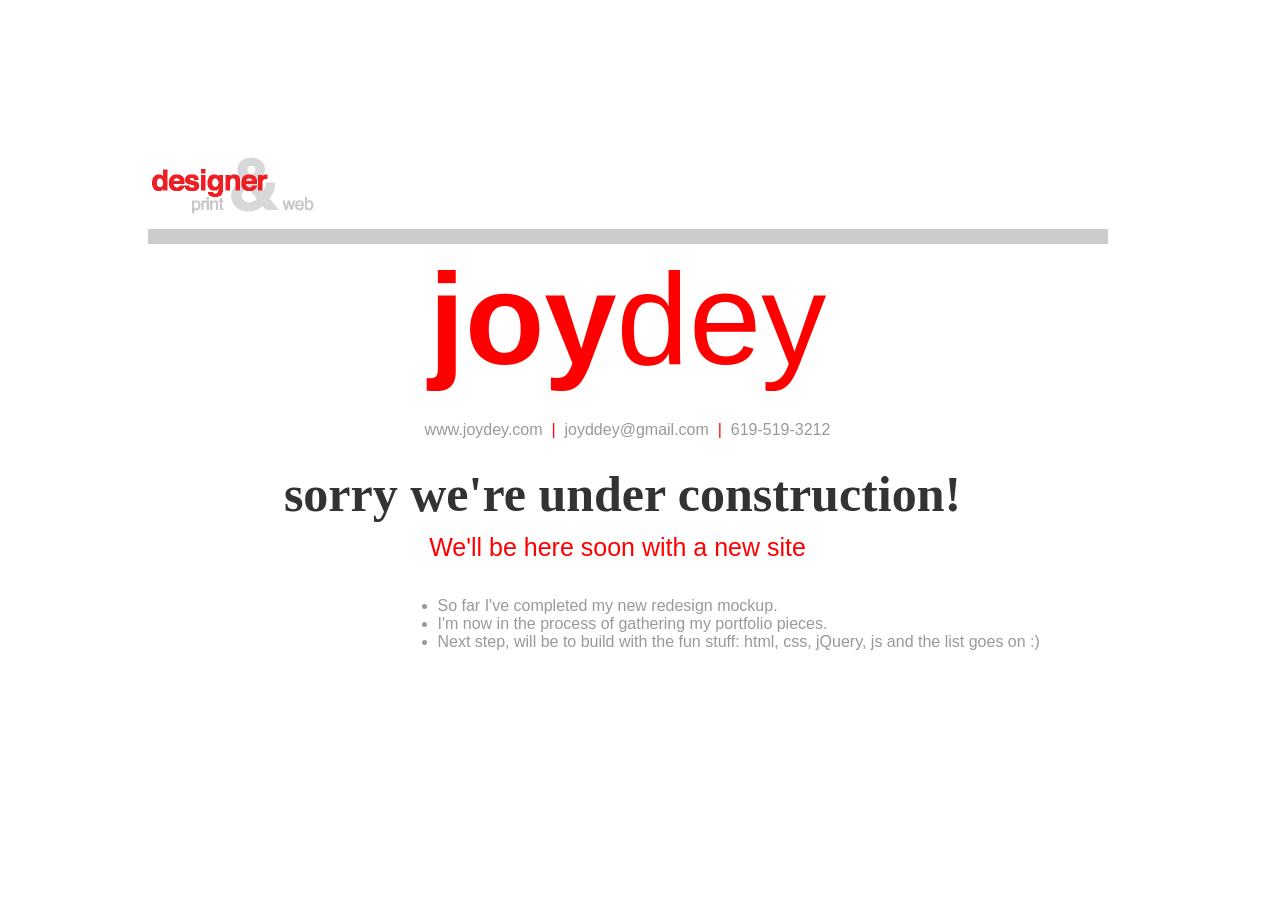
<file: org/index.htm>
<!DOCTYPE html>


<!--<!DOCTYPE html PUBLIC "-//W3C//DTD XHTML 1.0 Strict//EN" "http://www.w3.org/TR/xhtml1/DTD/xhtml1-strict.dtd">
<html xmlns="http://www.w3.org/1999/xhtml">
-->

<!--<!DOCTYPE html>
<html lang="en">
<head>
<meta charset="utf-8">
-->

<head>
<meta http-equiv="Content-Type" content="text/html; charset=utf-8" />
<title>Joy Dey - Designer | Print &amp; Web</title>
<link href="css/maincon.css" rel="stylesheet" type="text/css" />
<!--[if IE 6]>
<link href="css/ie6.css" rel="stylesheet" type="text/css" />
<![endif]-->

<!--[if lt IE 9]>
<script src="http://html5shiv.googlecode.com/svn/trunk/html5.js"></script>
<![endif]-->

</head>
<body>


<div id="ie6-container-wrap">
  <div id="container">
  <div align="left"><img src="images/design_print.gif" alt="joydey | designer of "></div>

    <div id="header-wrap">
      <div id="header-container">
        <div id="header">
          <h1><strong>joy</strong>dey</h1>
         		<h5><a href="http://www.joydey.com">www.joydey.com&nbsp;&nbsp;</a><span class="pipe-separater">|</span>&nbsp;&nbsp;<a href="mailto:joyddey@gmail.com?Subject=Requesting Information">joyddey@gmail.com</a>&nbsp;&nbsp;<span class="pipe-separater">|</span>&nbsp;&nbsp;619-519-3212</h5>
        </div>
      </div>
    </div>


<div id="content">

      <h1 style="font-size:2em; text-align:center;">sorry we're under construction!</h1>
      <p style="text-align:center;">We'll be here soon with a new site</p>
              <div class="story">
              <ul>
              	<li>So far I've completed my new redesign mockup.</li> 
                <li>I'm now in the process of gathering my portfolio pieces.</li> 
                <li>Next step, will be to build with the fun stuff: html, css, jQuery, js and the list goes on :)</li>
              </ul></div>

</div>
  </div>
</div>


</body>
</html>
</file>
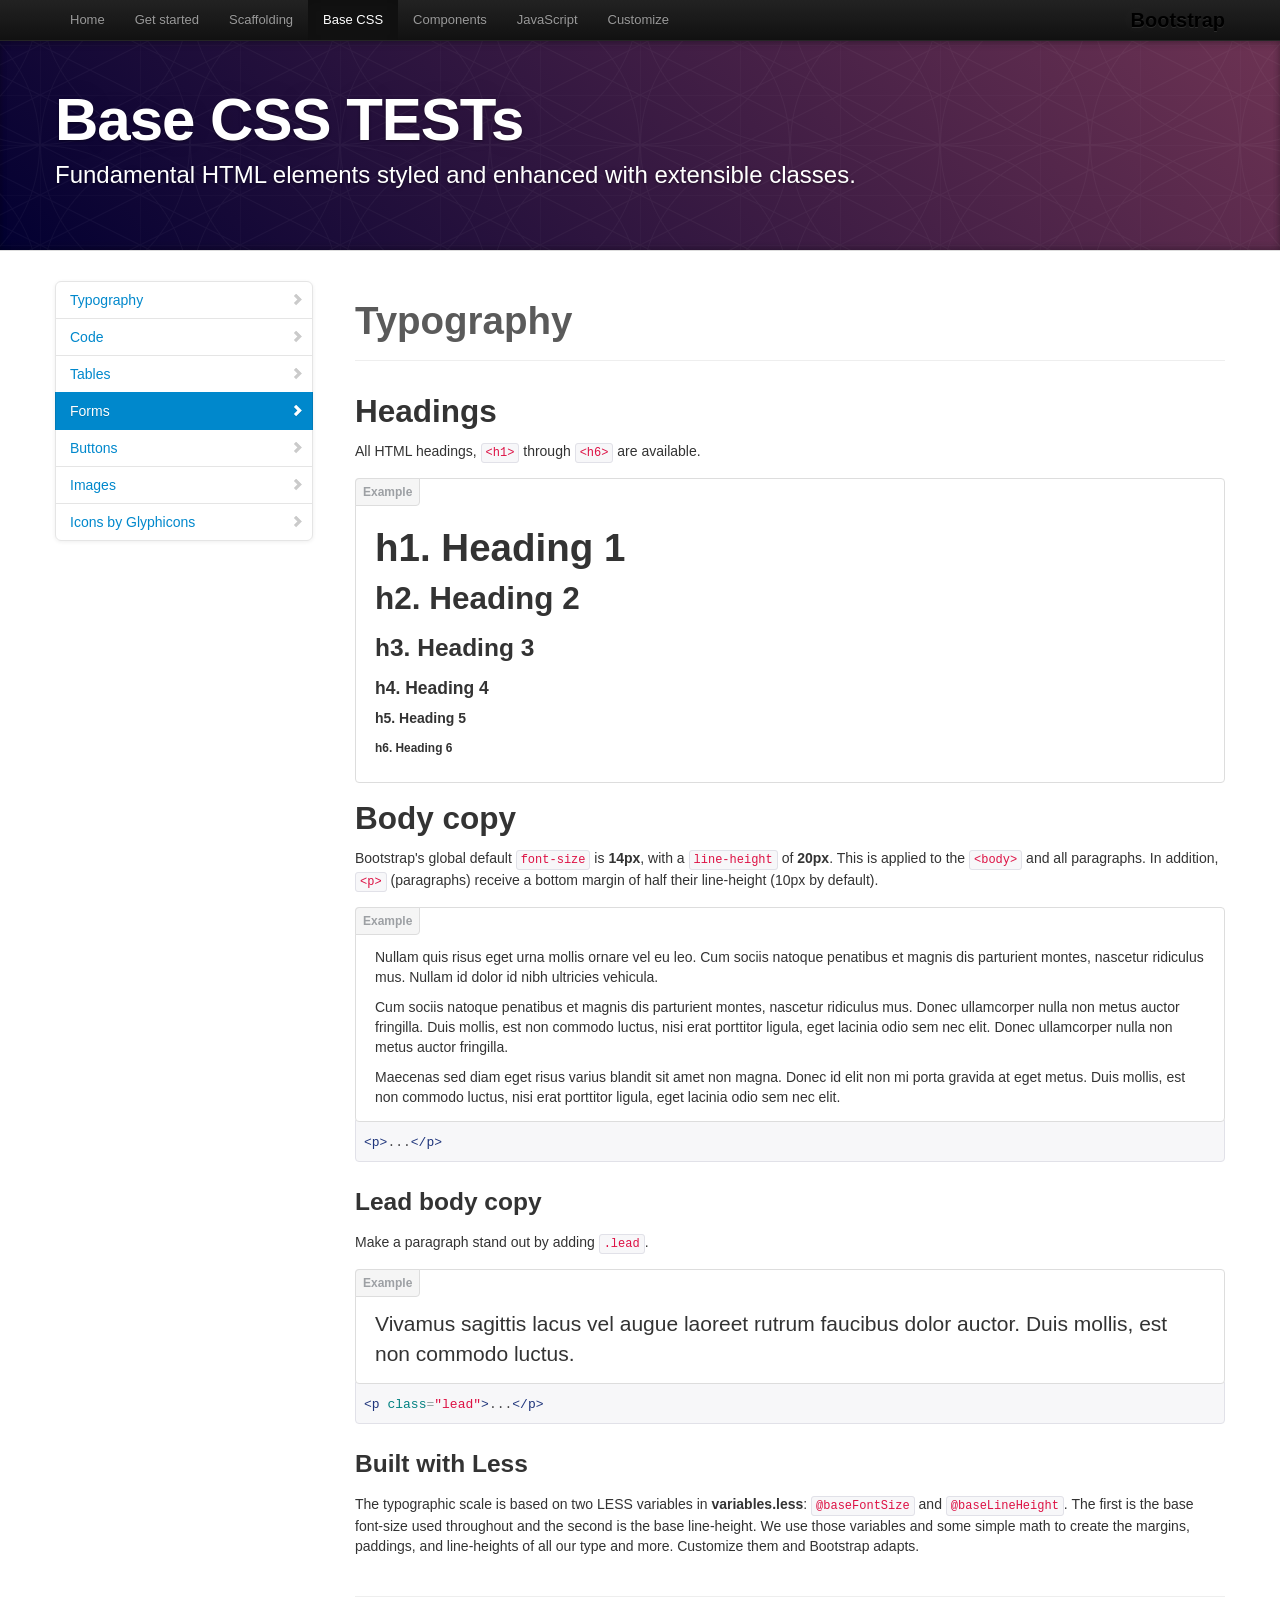
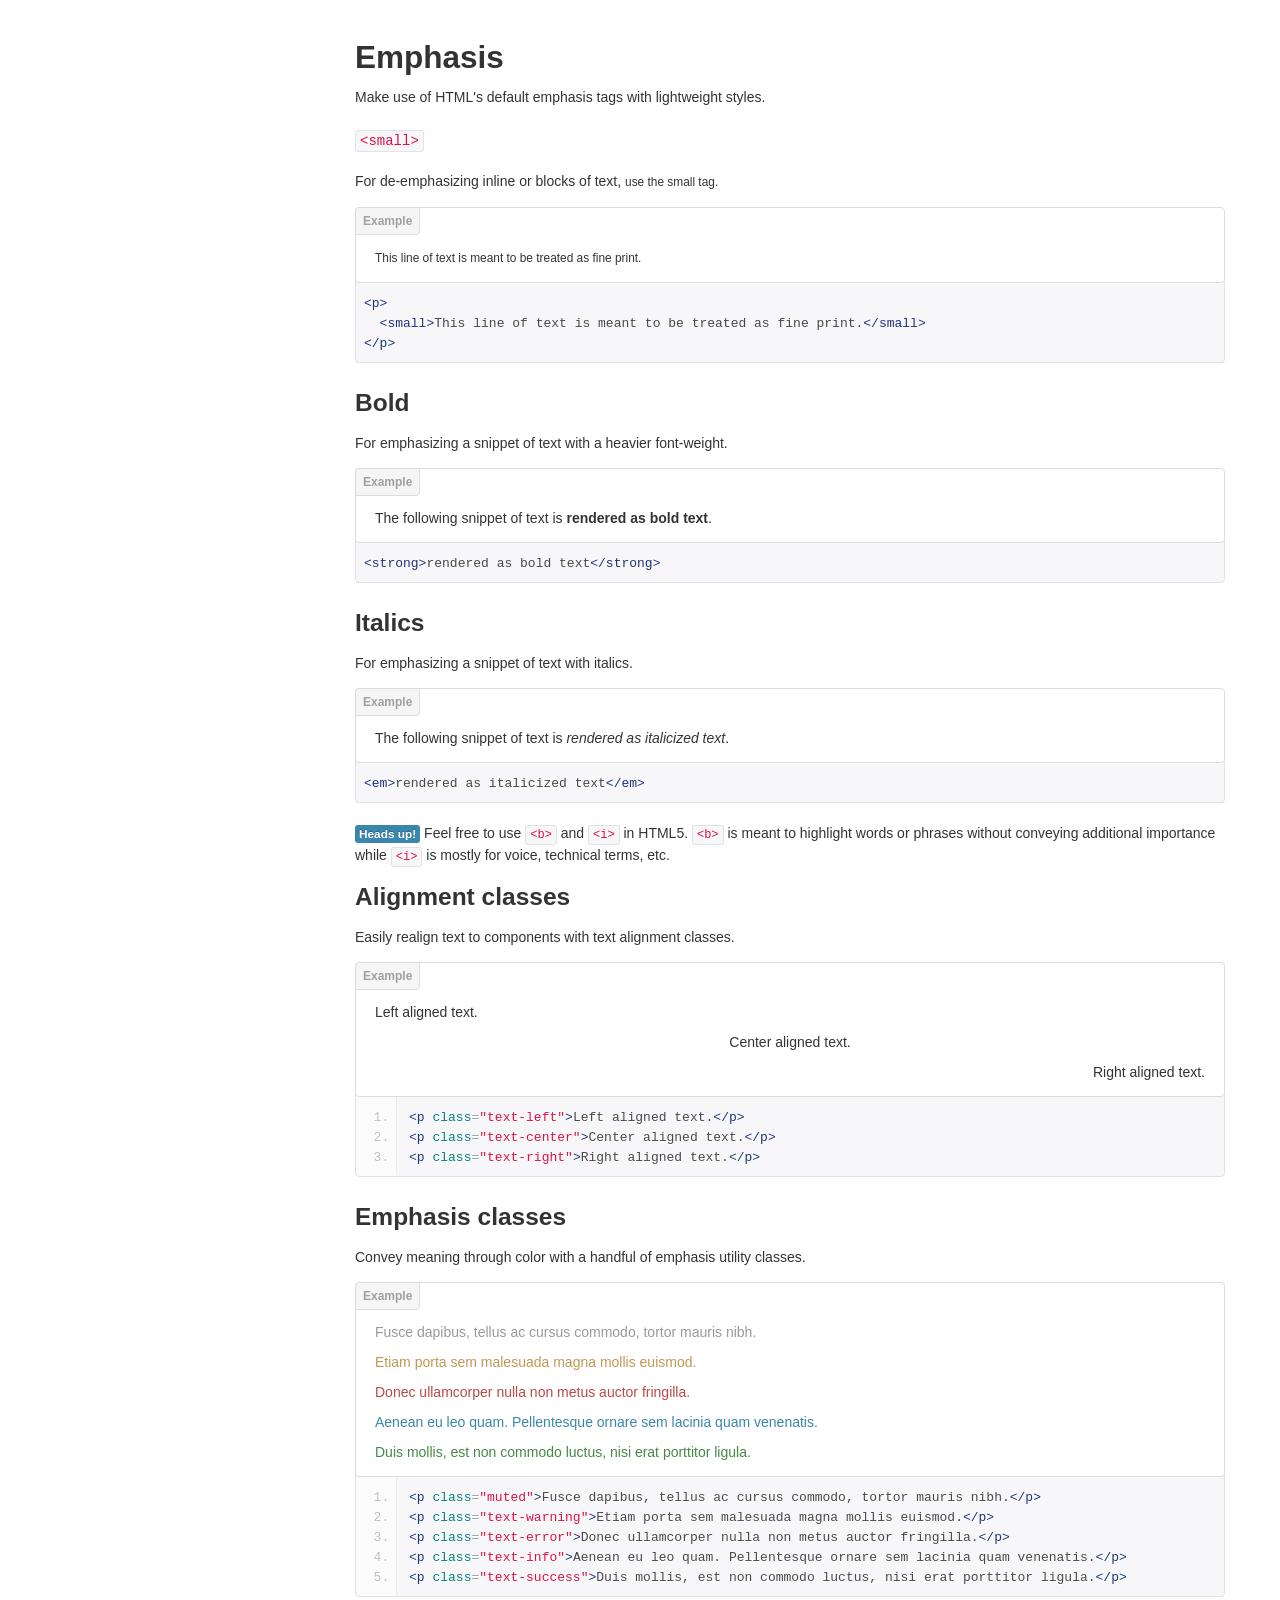
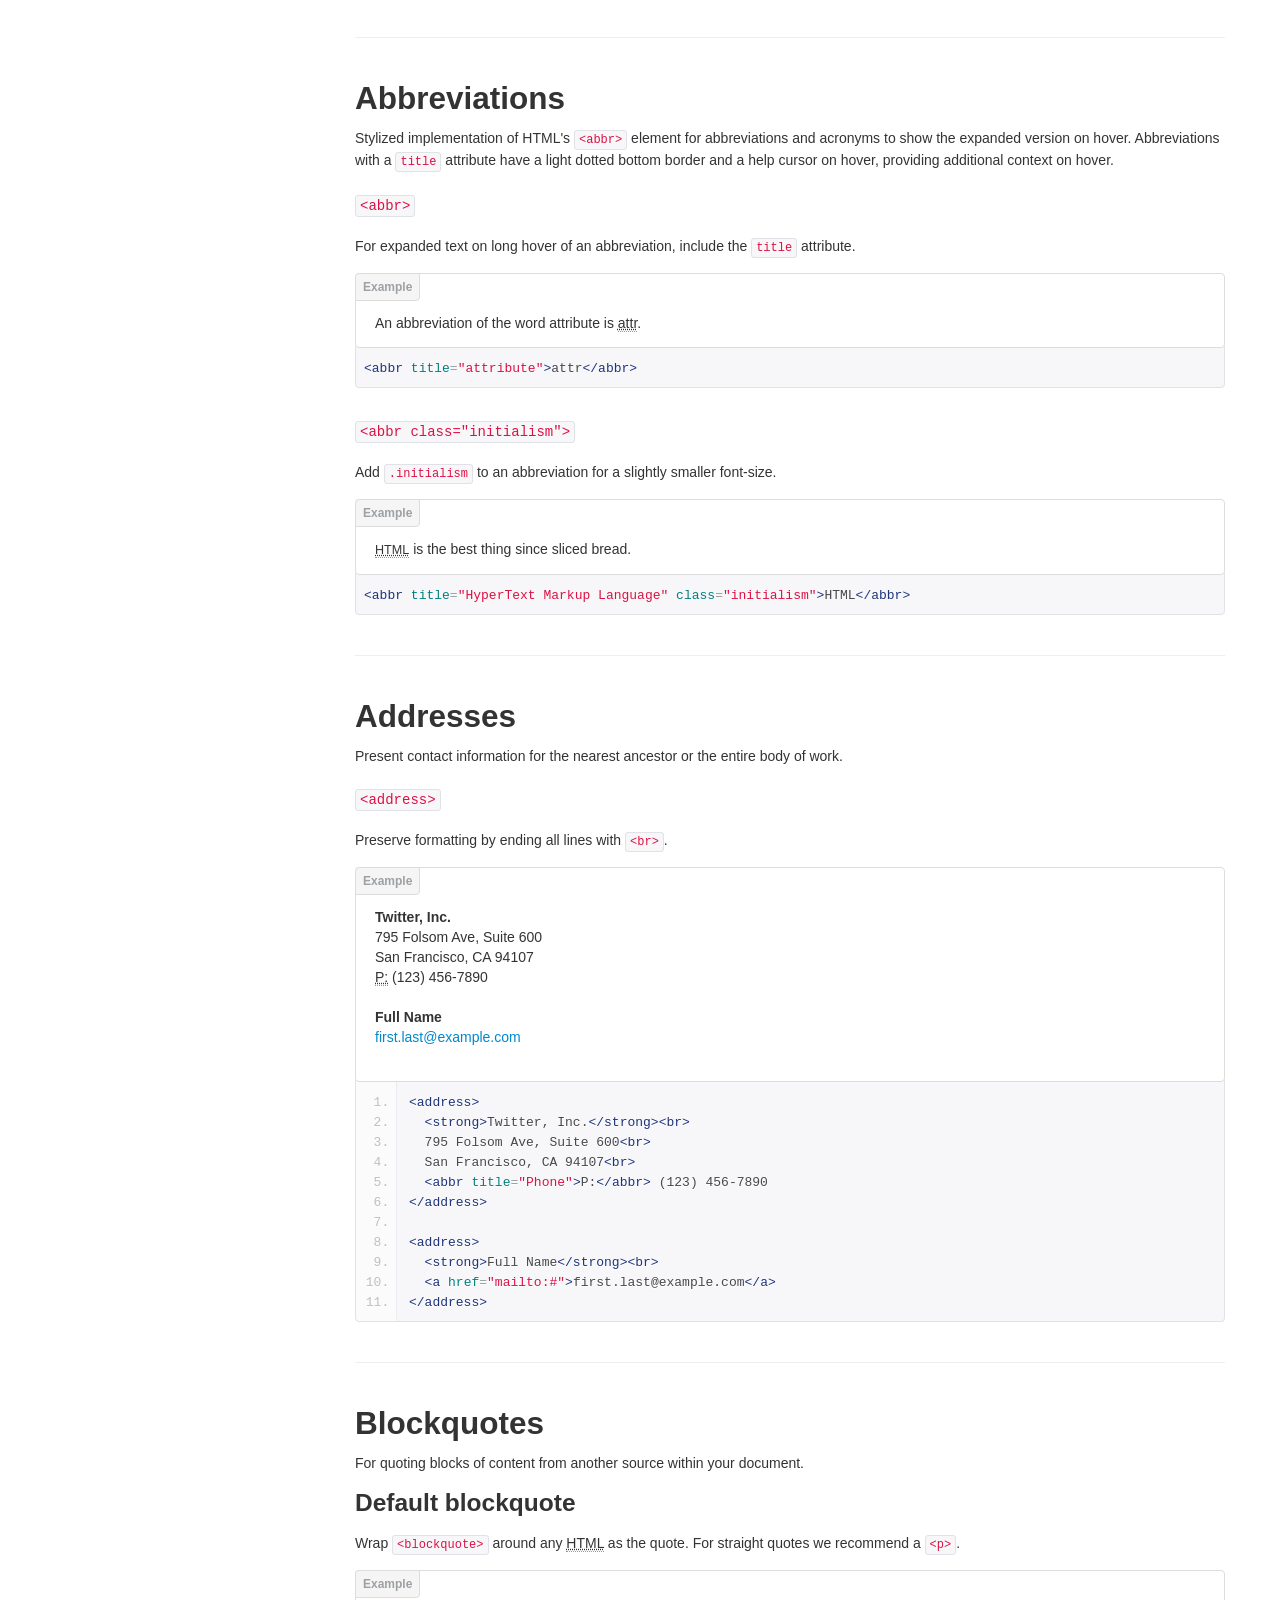
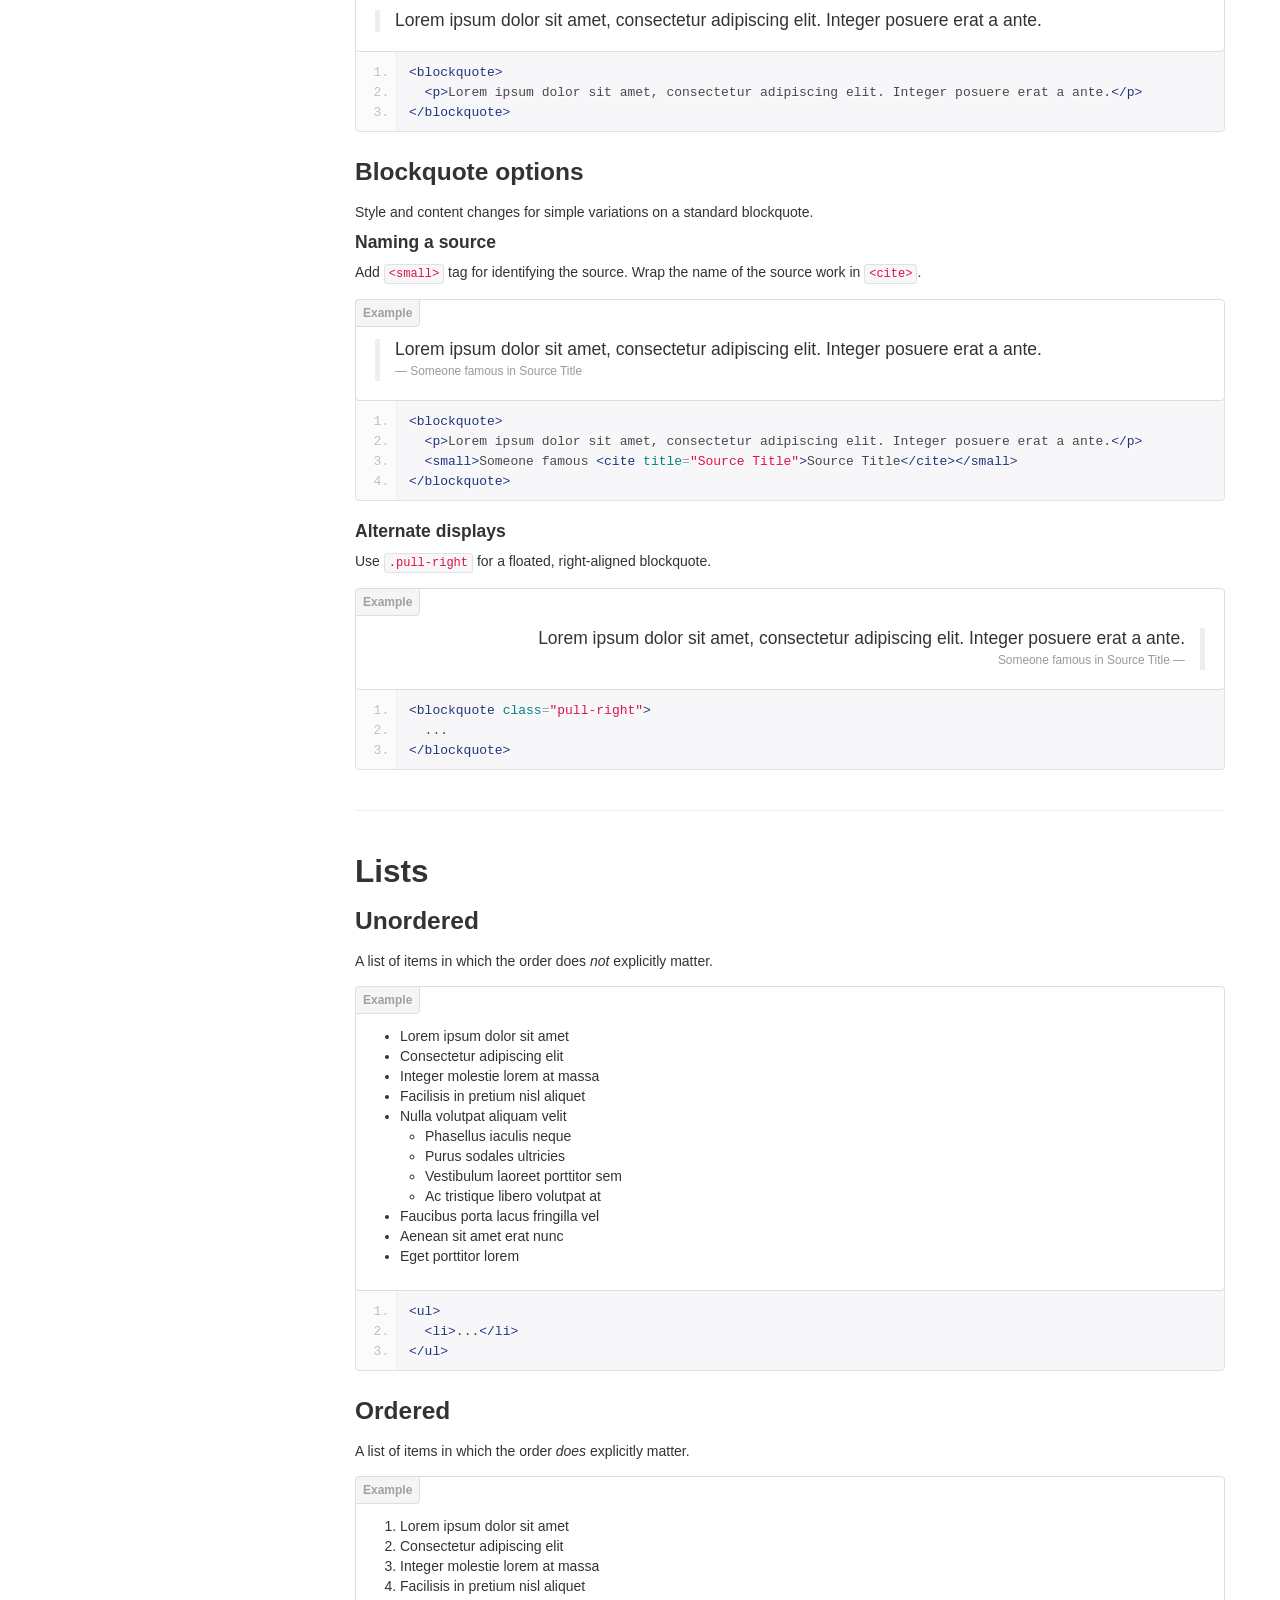
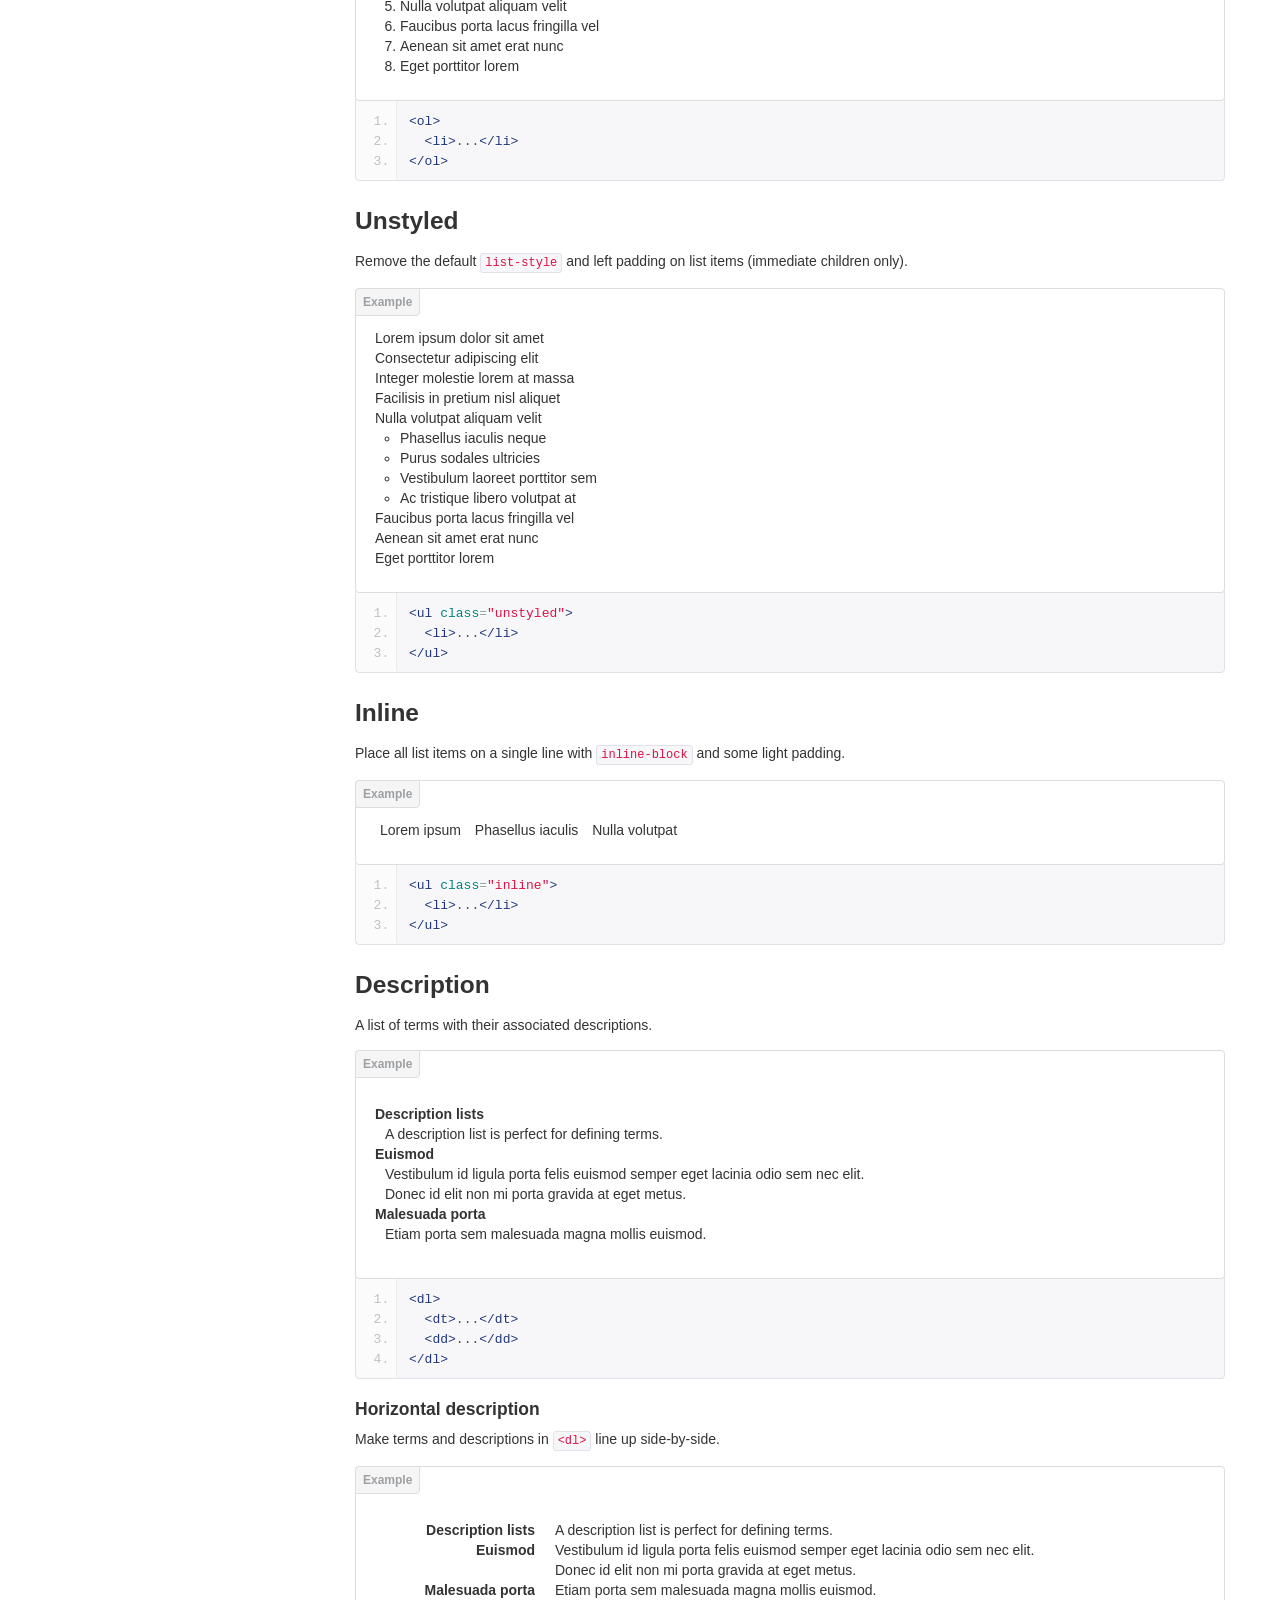
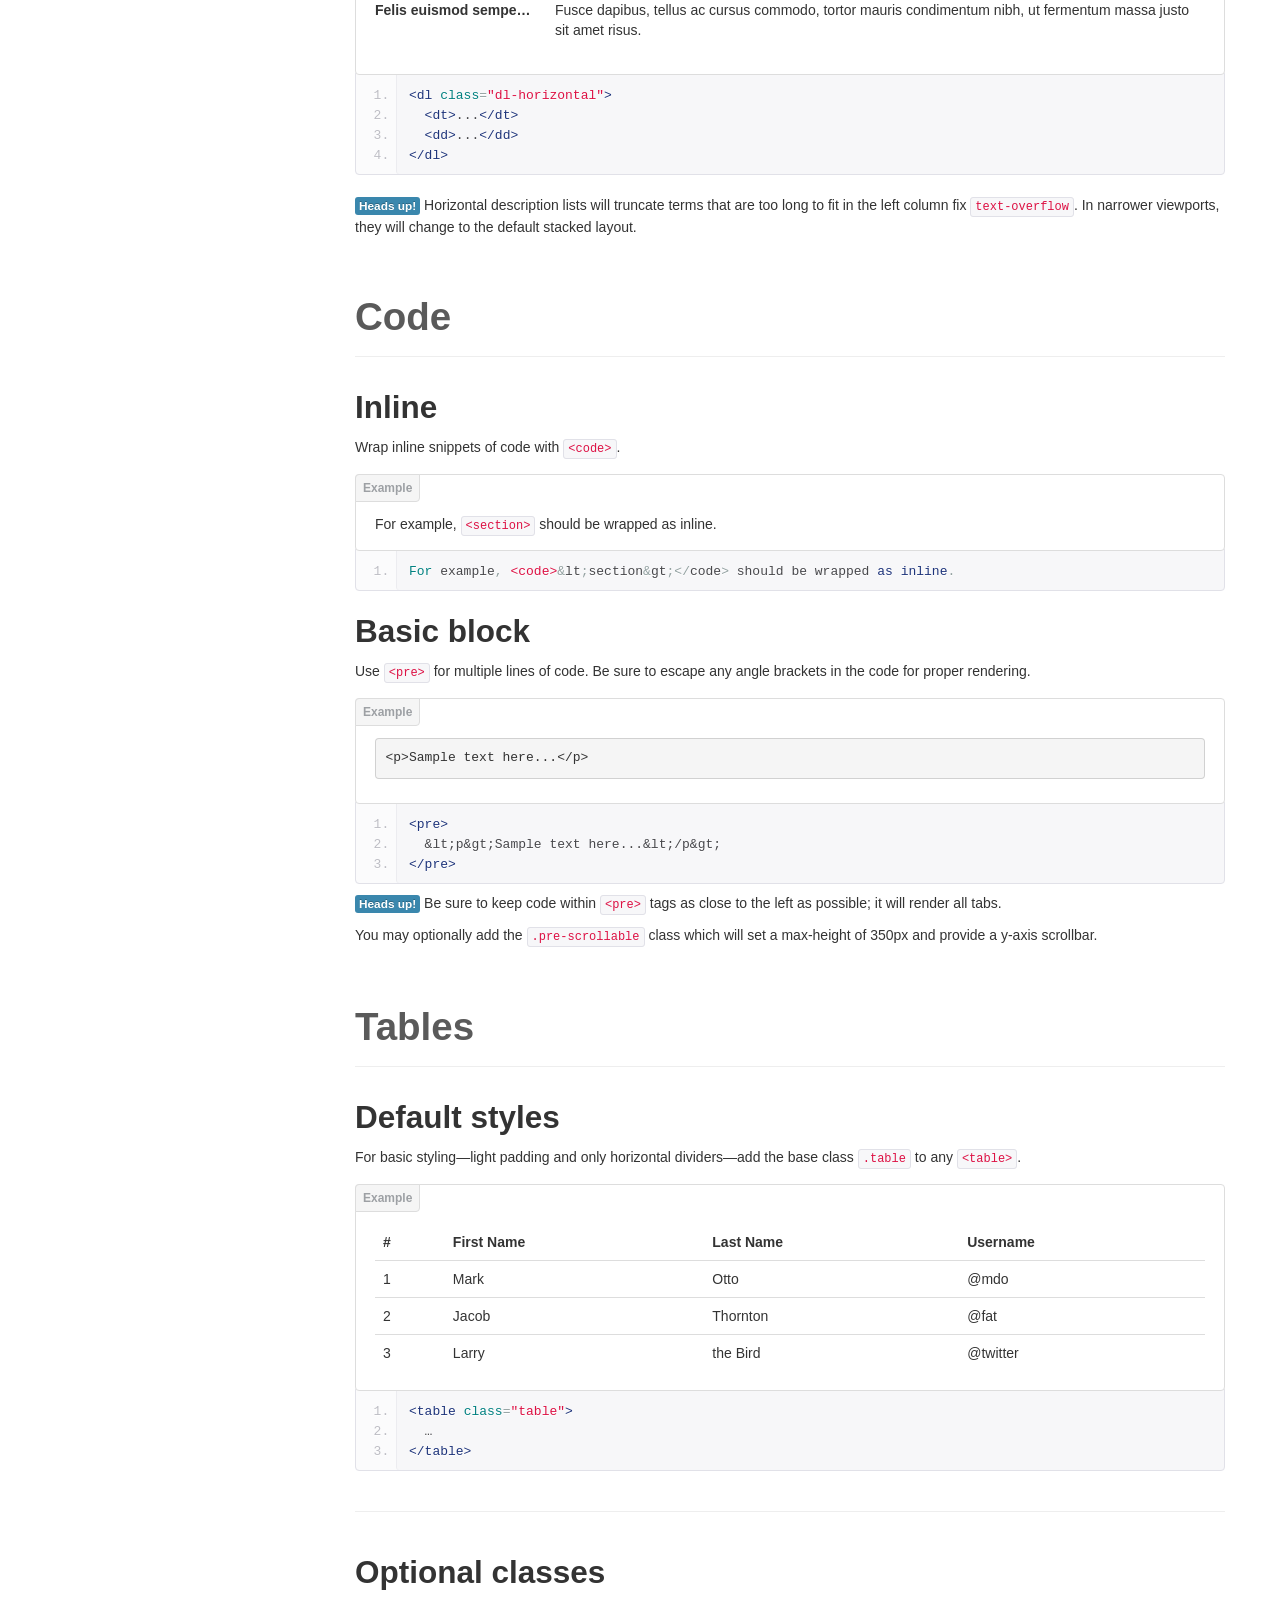
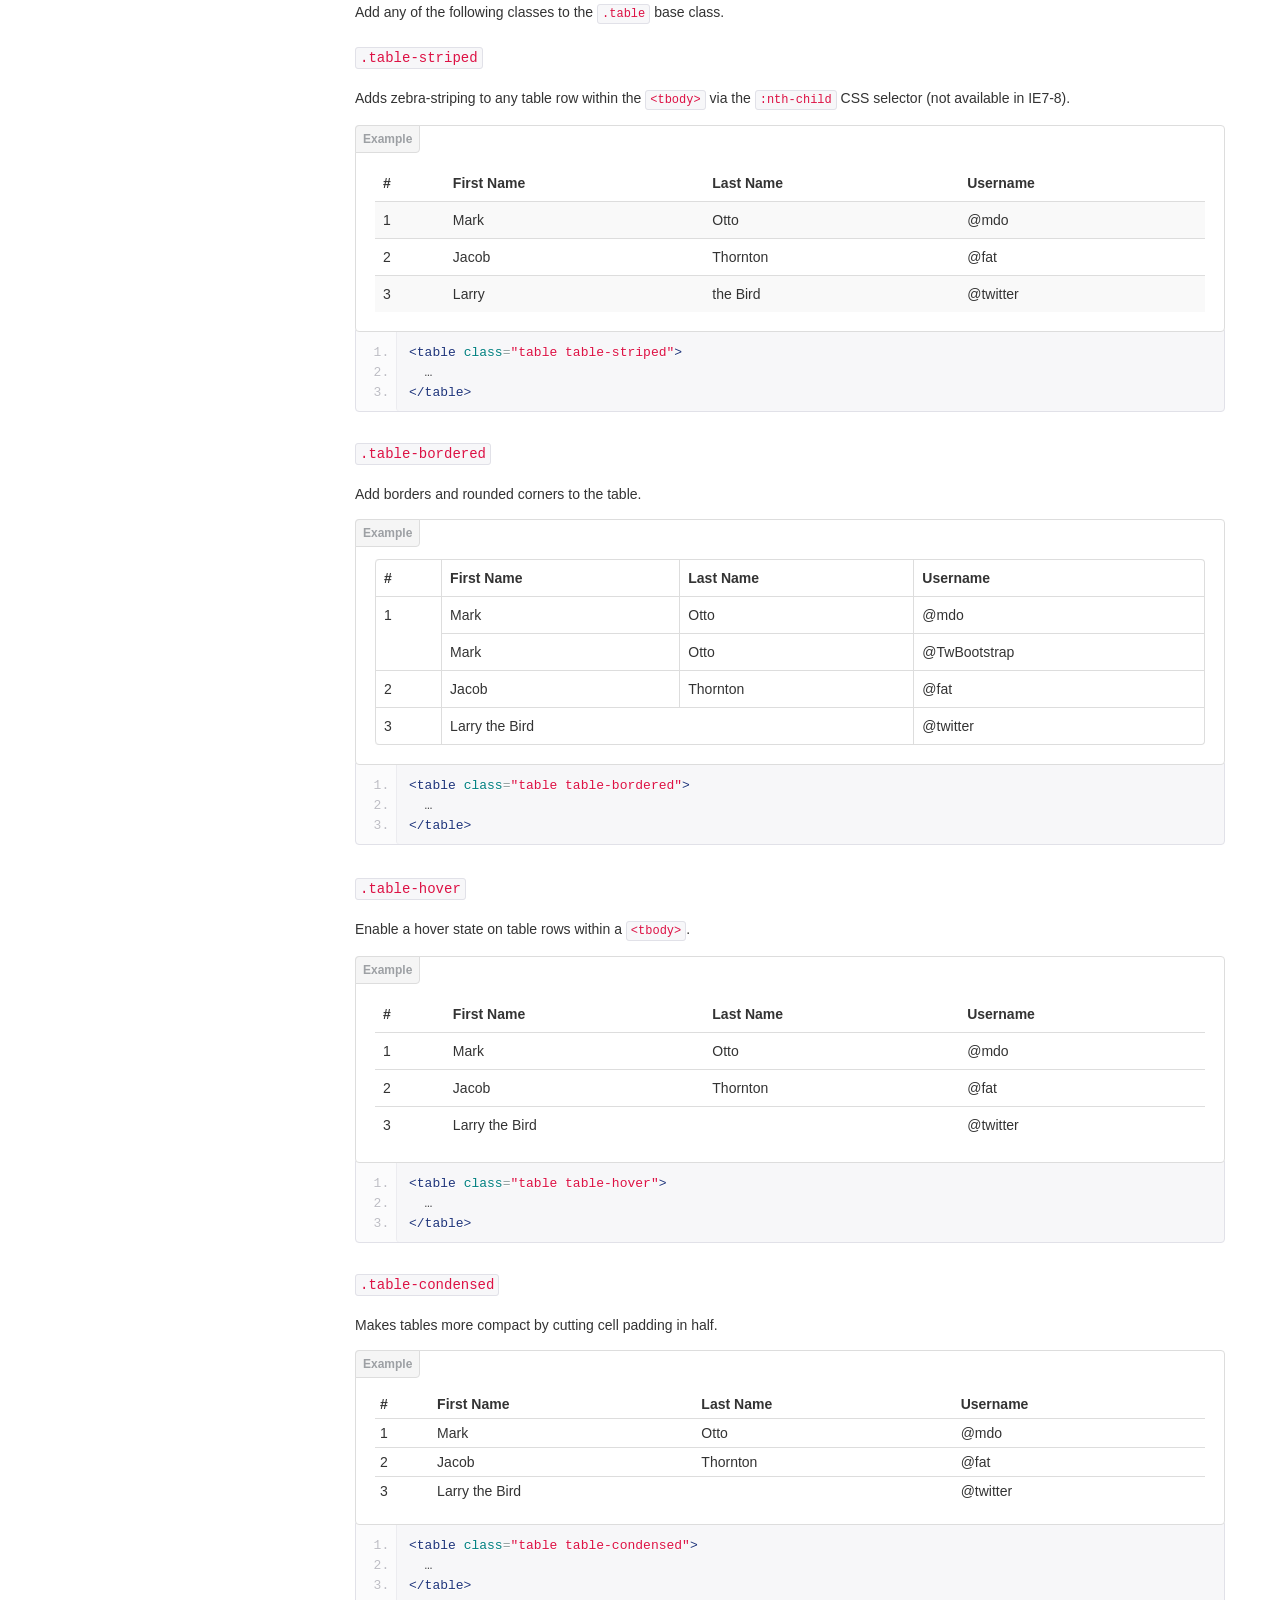
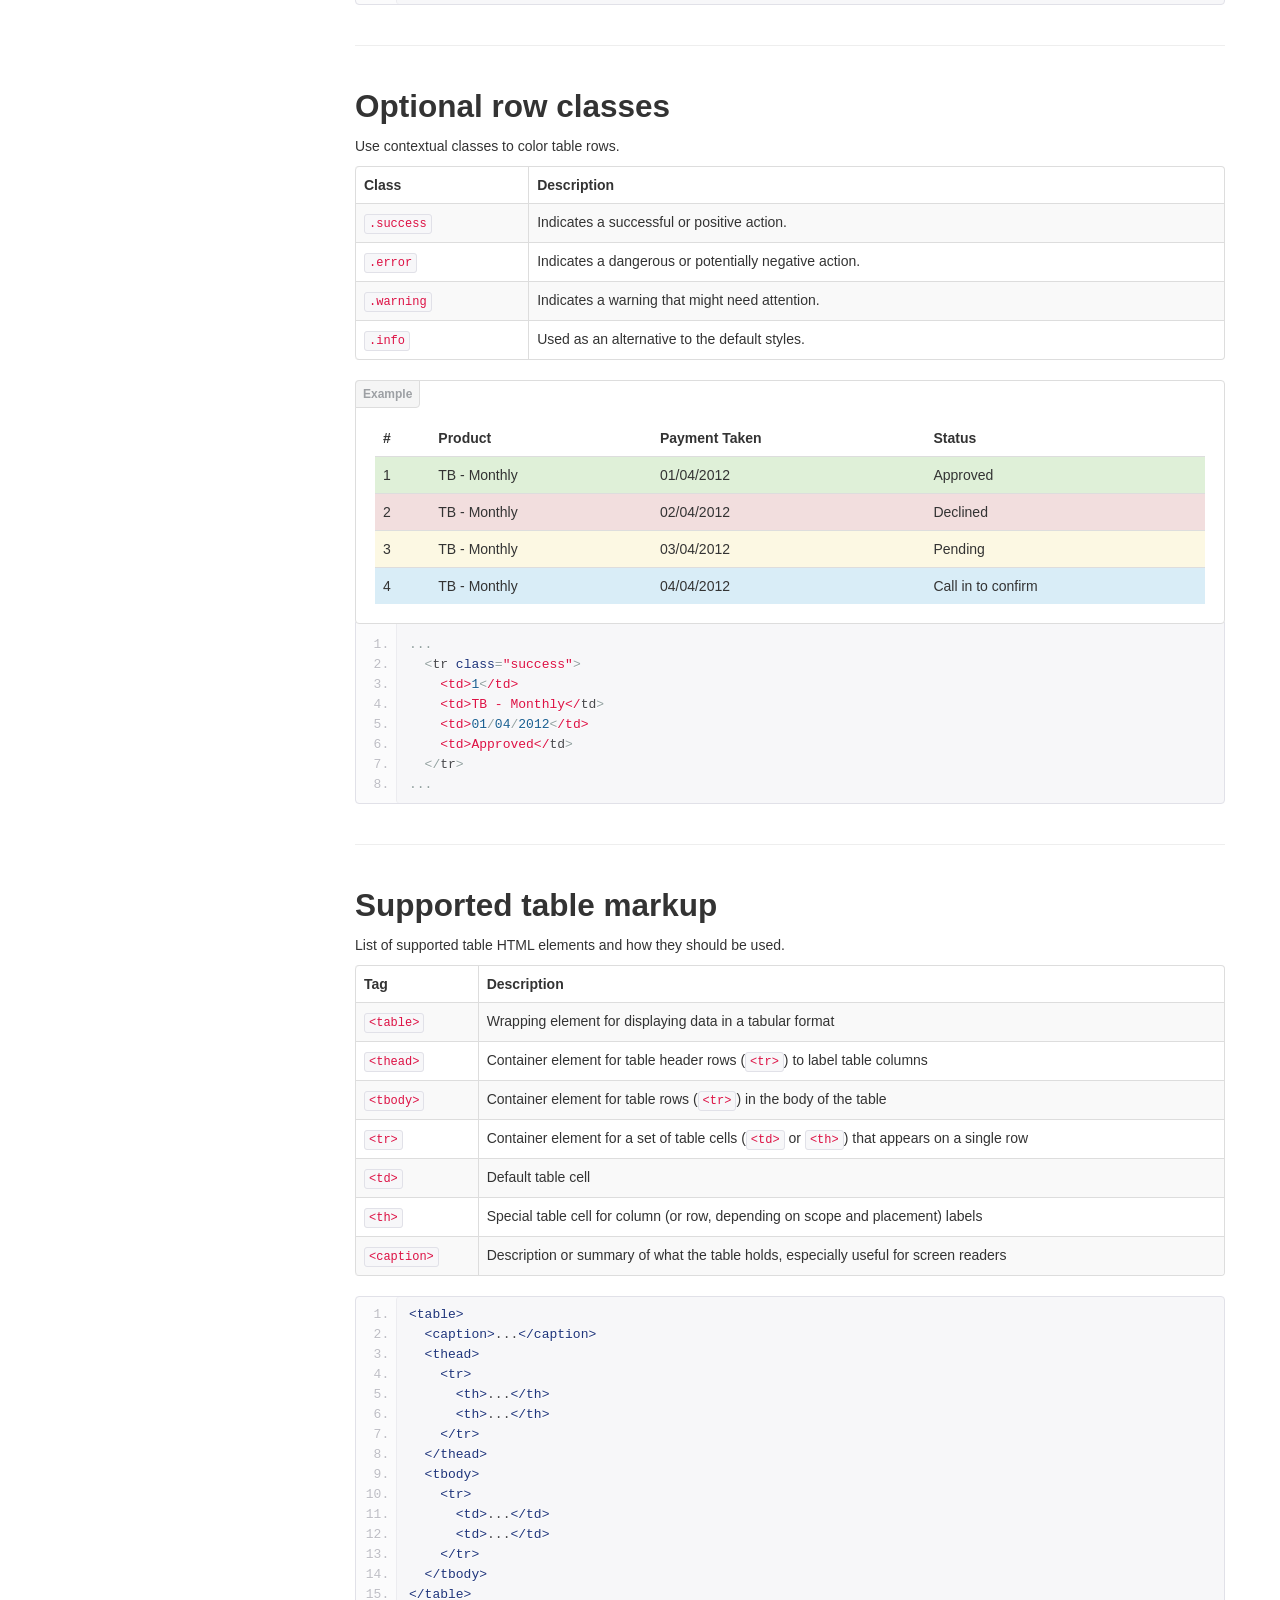
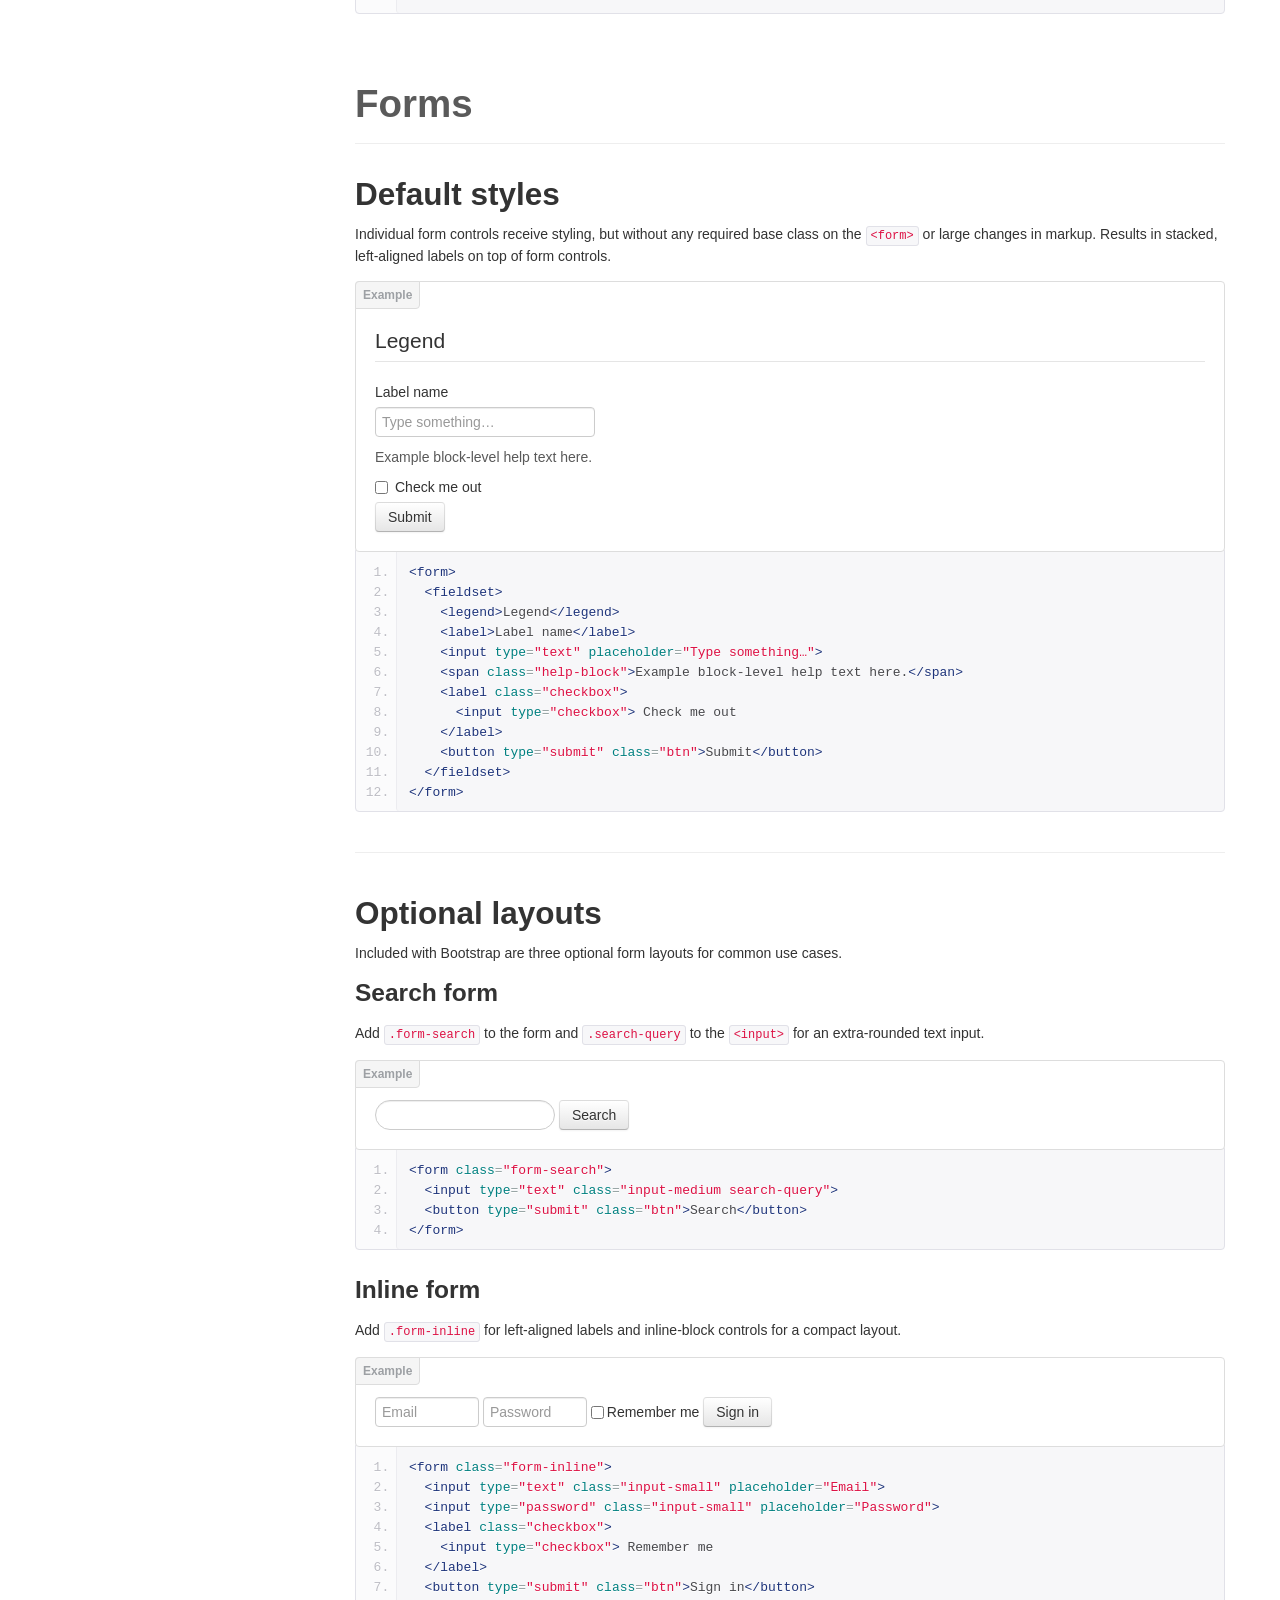
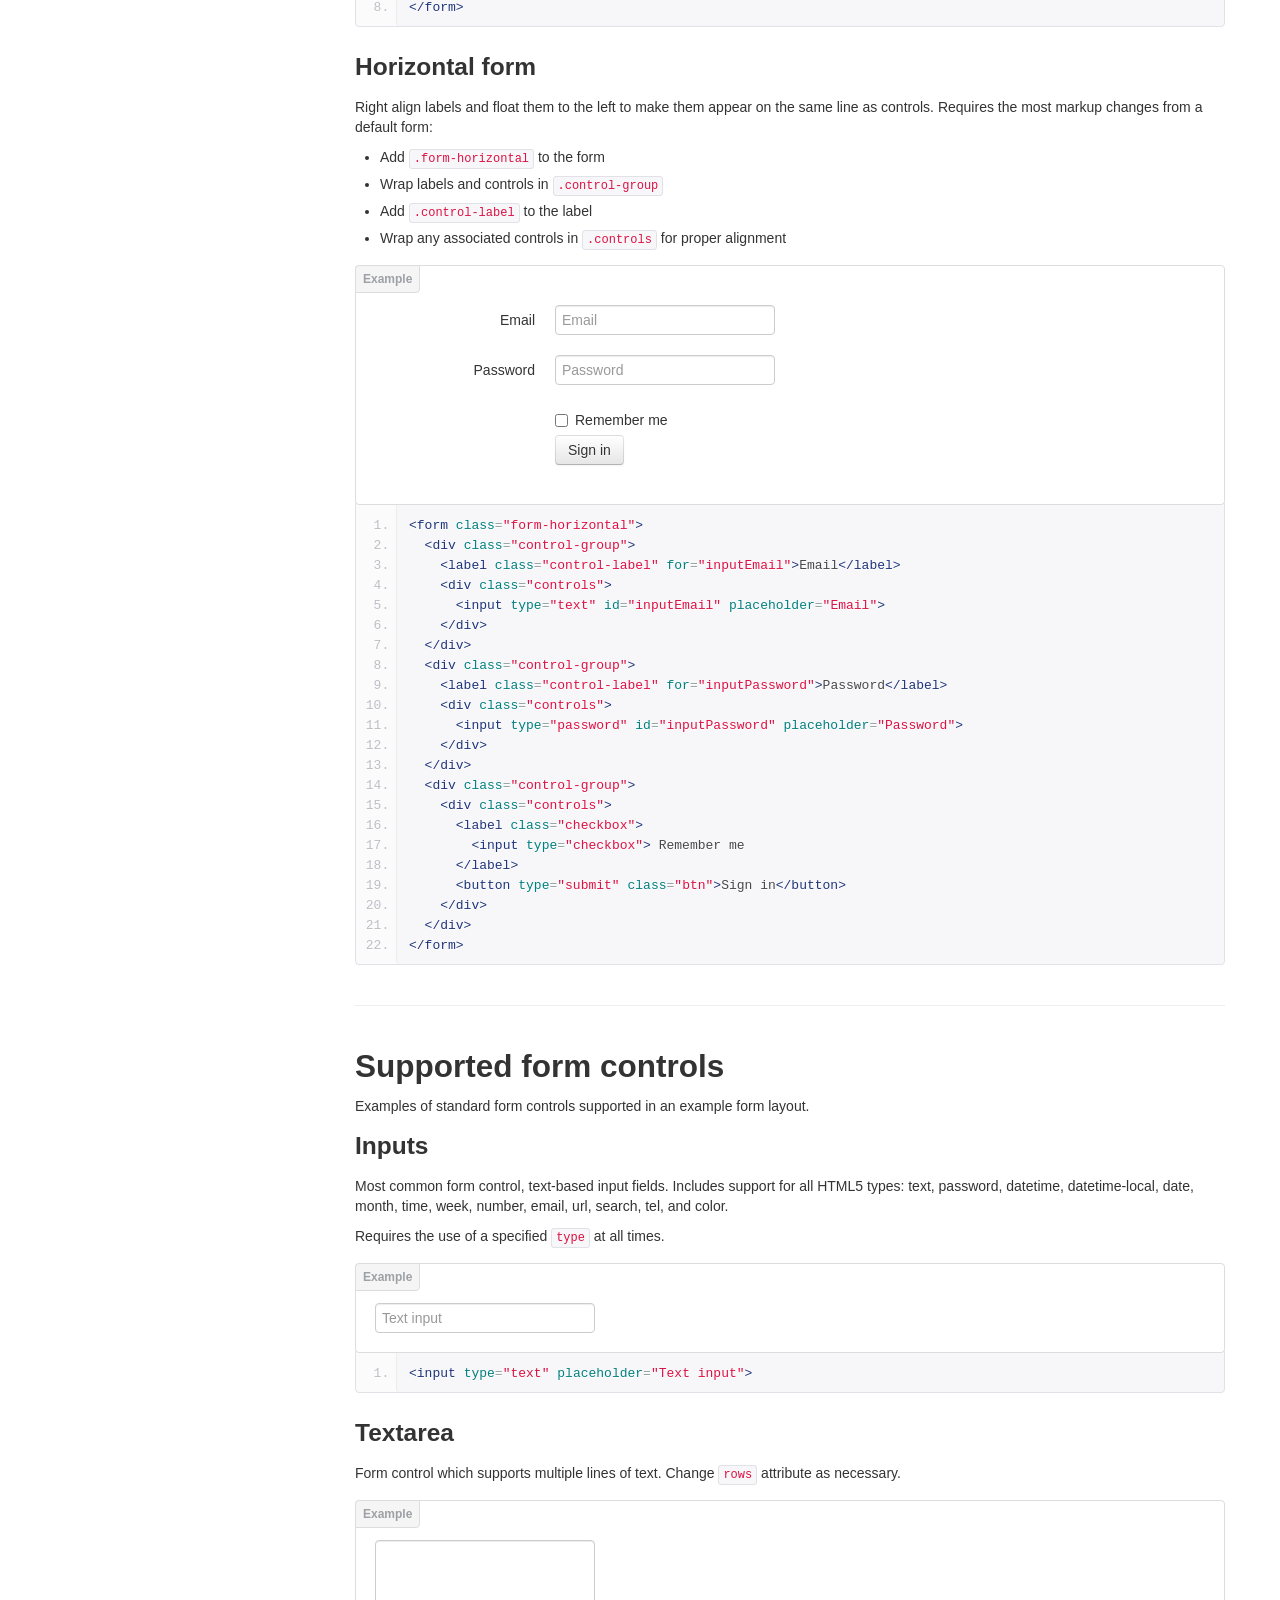
<file: base-css.html>
<!DOCTYPE html>
<html lang="en">
  <head>
    <meta charset="utf-8">
    <title>Base · Bootstrap</title>
    <meta name="viewport" content="width=device-width, initial-scale=1.0">
    <meta name="description" content="">
    <meta name="author" content="">

    <!-- Le styles -->
    <link href="assets/css/bootstrap.css" rel="stylesheet">
    <link href="assets/css/bootstrap-responsive.css" rel="stylesheet">
    <link href="assets/css/docs.css" rel="stylesheet">
    <link href="assets/js/google-code-prettify/prettify.css" rel="stylesheet">

    <!-- Le HTML5 shim, for IE6-8 support of HTML5 elements -->
    <!--[if lt IE 9]>
      <script src="assets/js/html5shiv.js"></script>
    <![endif]-->

    <!-- Le fav and touch icons -->
    <link rel="apple-touch-icon-precomposed" sizes="144x144" href="assets/ico/apple-touch-icon-144-precomposed.png">
    <link rel="apple-touch-icon-precomposed" sizes="114x114" href="assets/ico/apple-touch-icon-114-precomposed.png">
      <link rel="apple-touch-icon-precomposed" sizes="72x72" href="assets/ico/apple-touch-icon-72-precomposed.png">
                    <link rel="apple-touch-icon-precomposed" href="assets/ico/apple-touch-icon-57-precomposed.png">
                                   <link rel="shortcut icon" href="assets/ico/favicon.png">

  </head>

  <body data-spy="scroll" data-target=".bs-docs-sidebar">

    <!-- Navbar
    ================================================== -->
    <div class="navbar navbar-inverse navbar-fixed-top">
      <div class="navbar-inner">
        <div class="container">
          <button type="button" class="btn btn-navbar" data-toggle="collapse" data-target=".nav-collapse">
            <span class="icon-bar"></span>
            <span class="icon-bar"></span>
            <span class="icon-bar"></span>
          </button>
          <a class="brand" href="./index.html">Bootstrap</a>
          <div class="nav-collapse collapse">
            <ul class="nav">
              <li class="">
                <a href="./index.html">Home</a>
              </li>
              <li class="">
                <a href="./getting-started.html">Get started</a>
              </li>
              <li class="">
                <a href="./scaffolding.html">Scaffolding</a>
              </li>
              <li class="active">
                <a href="./base-css.html">Base CSS</a>
              </li>
              <li class="">
                <a href="./components.html">Components</a>
              </li>
              <li class="">
                <a href="./javascript.html">JavaScript</a>
              </li>
              <li class="">
                <a href="./customize.html">Customize</a>
              </li>
            </ul>
          </div>
        </div>
      </div>
    </div>

<!-- Subhead
================================================== -->
<header class="jumbotron subhead" id="overview">
  <div class="container">
    <h1>Base CSS TESTs</h1>
    <p class="lead">Fundamental HTML elements styled and enhanced with extensible classes.</p>
  </div>
</header>


  <div class="container">

    <!-- Docs nav
    ================================================== -->
    <div class="row">
      <div class="span3 bs-docs-sidebar">
        <ul class="nav nav-list bs-docs-sidenav">
          <li><a href="#typography"><i class="icon-chevron-right"></i> Typography</a></li>
          <li><a href="#code"><i class="icon-chevron-right"></i> Code</a></li>
          <li><a href="#tables"><i class="icon-chevron-right"></i> Tables</a></li>
          <li><a href="#forms"><i class="icon-chevron-right"></i> Forms</a></li>
          <li><a href="#buttons"><i class="icon-chevron-right"></i> Buttons</a></li>
          <li><a href="#images"><i class="icon-chevron-right"></i> Images</a></li>
          <li><a href="#icons"><i class="icon-chevron-right"></i> Icons by Glyphicons</a></li>
        </ul>
      </div>
      <div class="span9">



        <!-- Typography
        ================================================== -->
        <section id="typography">
          <div class="page-header">
            <h1>Typography</h1>
          </div>

          <h2 id="headings">Headings</h2>
          <p>All HTML headings, <code>&lt;h1&gt;</code> through <code>&lt;h6&gt;</code> are available.</p>
          <div class="bs-docs-example">
            <h1>h1. Heading 1</h1>
            <h2>h2. Heading 2</h2>
            <h3>h3. Heading 3</h3>
            <h4>h4. Heading 4</h4>
            <h5>h5. Heading 5</h5>
            <h6>h6. Heading 6</h6>
          </div>

          <h2 id="body-copy">Body copy</h2>
          <p>Bootstrap's global default <code>font-size</code> is <strong>14px</strong>, with a <code>line-height</code> of <strong>20px</strong>. This is applied to the <code>&lt;body&gt;</code> and all paragraphs. In addition, <code>&lt;p&gt;</code> (paragraphs) receive a bottom margin of half their line-height (10px by default).</p>
          <div class="bs-docs-example">
            <p>Nullam quis risus eget urna mollis ornare vel eu leo. Cum sociis natoque penatibus et magnis dis parturient montes, nascetur ridiculus mus. Nullam id dolor id nibh ultricies vehicula.</p>
            <p>Cum sociis natoque penatibus et magnis dis parturient montes, nascetur ridiculus mus. Donec ullamcorper nulla non metus auctor fringilla. Duis mollis, est non commodo luctus, nisi erat porttitor ligula, eget lacinia odio sem nec elit. Donec ullamcorper nulla non metus auctor fringilla.</p>
            <p>Maecenas sed diam eget risus varius blandit sit amet non magna. Donec id elit non mi porta gravida at eget metus. Duis mollis, est non commodo luctus, nisi erat porttitor ligula, eget lacinia odio sem nec elit.</p>
          </div>
          <pre class="prettyprint">&lt;p&gt;...&lt;/p&gt;</pre>

          <h3>Lead body copy</h3>
          <p>Make a paragraph stand out by adding <code>.lead</code>.</p>
          <div class="bs-docs-example">
            <p class="lead">Vivamus sagittis lacus vel augue laoreet rutrum faucibus dolor auctor. Duis mollis, est non commodo luctus.</p>
          </div>
          <pre class="prettyprint">&lt;p class="lead"&gt;...&lt;/p&gt;</pre>

          <h3>Built with Less</h3>
          <p>The typographic scale is based on two LESS variables in <strong>variables.less</strong>: <code>@baseFontSize</code> and <code>@baseLineHeight</code>. The first is the base font-size used throughout and the second is the base line-height. We use those variables and some simple math to create the margins, paddings, and line-heights of all our type and more. Customize them and Bootstrap adapts.</p>


          <hr class="bs-docs-separator">


          <h2 id="emphasis">Emphasis</h2>
          <p>Make use of HTML's default emphasis tags with lightweight styles.</p>

          <h3><code>&lt;small&gt;</code></h3>
          <p>For de-emphasizing inline or blocks of text, <small>use the small tag.</small></p>
          <div class="bs-docs-example">
            <p><small>This line of text is meant to be treated as fine print.</small></p>
          </div>
<pre class="prettyprint">
&lt;p&gt;
  &lt;small&gt;This line of text is meant to be treated as fine print.&lt;/small&gt;
&lt;/p&gt;
</pre>

          <h3>Bold</h3>
          <p>For emphasizing a snippet of text with a heavier font-weight.</p>
          <div class="bs-docs-example">
            <p>The following snippet of text is <strong>rendered as bold text</strong>.</p>
          </div>
          <pre class="prettyprint">&lt;strong&gt;rendered as bold text&lt;/strong&gt;</pre>

          <h3>Italics</h3>
          <p>For emphasizing a snippet of text with italics.</p>
          <div class="bs-docs-example">
            <p>The following snippet of text is <em>rendered as italicized text</em>.</p>
          </div>
          <pre class="prettyprint">&lt;em&gt;rendered as italicized text&lt;/em&gt;</pre>

          <p><span class="label label-info">Heads up!</span> Feel free to use <code>&lt;b&gt;</code> and <code>&lt;i&gt;</code> in HTML5. <code>&lt;b&gt;</code> is meant to highlight words or phrases without conveying additional importance while <code>&lt;i&gt;</code> is mostly for voice, technical terms, etc.</p>

          <h3>Alignment classes</h3>
          <p>Easily realign text to components with text alignment classes.</p>
          <div class="bs-docs-example">
            <p class="text-left">Left aligned text.</p>
            <p class="text-center">Center aligned text.</p>
            <p class="text-right">Right aligned text.</p>
          </div>
<pre class="prettyprint linenums">
&lt;p class="text-left"&gt;Left aligned text.&lt;/p&gt;
&lt;p class="text-center"&gt;Center aligned text.&lt;/p&gt;
&lt;p class="text-right"&gt;Right aligned text.&lt;/p&gt;
</pre>

          <h3>Emphasis classes</h3>
          <p>Convey meaning through color with a handful of emphasis utility classes.</p>
          <div class="bs-docs-example">
            <p class="muted">Fusce dapibus, tellus ac cursus commodo, tortor mauris nibh.</p>
            <p class="text-warning">Etiam porta sem malesuada magna mollis euismod.</p>
            <p class="text-error">Donec ullamcorper nulla non metus auctor fringilla.</p>
            <p class="text-info">Aenean eu leo quam. Pellentesque ornare sem lacinia quam venenatis.</p>
            <p class="text-success">Duis mollis, est non commodo luctus, nisi erat porttitor ligula.</p>
          </div>
<pre class="prettyprint linenums">
&lt;p class="muted"&gt;Fusce dapibus, tellus ac cursus commodo, tortor mauris nibh.&lt;/p&gt;
&lt;p class="text-warning"&gt;Etiam porta sem malesuada magna mollis euismod.&lt;/p&gt;
&lt;p class="text-error"&gt;Donec ullamcorper nulla non metus auctor fringilla.&lt;/p&gt;
&lt;p class="text-info"&gt;Aenean eu leo quam. Pellentesque ornare sem lacinia quam venenatis.&lt;/p&gt;
&lt;p class="text-success"&gt;Duis mollis, est non commodo luctus, nisi erat porttitor ligula.&lt;/p&gt;
</pre>


          <hr class="bs-docs-separator">


          <h2 id="abbreviations">Abbreviations</h2>
          <p>Stylized implementation of HTML's <code>&lt;abbr&gt;</code> element for abbreviations and acronyms to show the expanded version on hover. Abbreviations with a <code>title</code> attribute have a light dotted bottom border and a help cursor on hover, providing additional context on hover.</p>

          <h3><code>&lt;abbr&gt;</code></h3>
          <p>For expanded text on long hover of an abbreviation, include the <code>title</code> attribute.</p>
          <div class="bs-docs-example">
            <p>An abbreviation of the word attribute is <abbr title="attribute">attr</abbr>.</p>
          </div>
          <pre class="prettyprint">&lt;abbr title="attribute"&gt;attr&lt;/abbr&gt;</pre>

          <h3><code>&lt;abbr class="initialism"&gt;</code></h3>
          <p>Add <code>.initialism</code> to an abbreviation for a slightly smaller font-size.</p>
          <div class="bs-docs-example">
            <p><abbr title="HyperText Markup Language" class="initialism">HTML</abbr> is the best thing since sliced bread.</p>
          </div>
          <pre class="prettyprint">&lt;abbr title="HyperText Markup Language" class="initialism"&gt;HTML&lt;/abbr&gt;</pre>


          <hr class="bs-docs-separator">


          <h2 id="addresses">Addresses</h2>
          <p>Present contact information for the nearest ancestor or the entire body of work.</p>

          <h3><code>&lt;address&gt;</code></h3>
          <p>Preserve formatting by ending all lines with <code>&lt;br&gt;</code>.</p>
          <div class="bs-docs-example">
            <address>
              <strong>Twitter, Inc.</strong><br>
              795 Folsom Ave, Suite 600<br>
              San Francisco, CA 94107<br>
              <abbr title="Phone">P:</abbr> (123) 456-7890
            </address>
            <address>
              <strong>Full Name</strong><br>
              <a href="mailto:#">first.last@example.com</a>
            </address>
          </div>
<pre class="prettyprint linenums">
&lt;address&gt;
  &lt;strong&gt;Twitter, Inc.&lt;/strong&gt;&lt;br&gt;
  795 Folsom Ave, Suite 600&lt;br&gt;
  San Francisco, CA 94107&lt;br&gt;
  &lt;abbr title="Phone"&gt;P:&lt;/abbr&gt; (123) 456-7890
&lt;/address&gt;

&lt;address&gt;
  &lt;strong&gt;Full Name&lt;/strong&gt;&lt;br&gt;
  &lt;a href="mailto:#"&gt;first.last@example.com&lt;/a&gt;
&lt;/address&gt;
</pre>


          <hr class="bs-docs-separator">


          <h2 id="blockquotes">Blockquotes</h2>
          <p>For quoting blocks of content from another source within your document.</p>

          <h3>Default blockquote</h3>
          <p>Wrap <code>&lt;blockquote&gt;</code> around any <abbr title="HyperText Markup Language">HTML</abbr> as the quote. For straight quotes we recommend a <code>&lt;p&gt;</code>.</p>
          <div class="bs-docs-example">
            <blockquote>
              <p>Lorem ipsum dolor sit amet, consectetur adipiscing elit. Integer posuere erat a ante.</p>
            </blockquote>
          </div>
<pre class="prettyprint linenums">
&lt;blockquote&gt;
  &lt;p&gt;Lorem ipsum dolor sit amet, consectetur adipiscing elit. Integer posuere erat a ante.&lt;/p&gt;
&lt;/blockquote&gt;
</pre>

          <h3>Blockquote options</h3>
          <p>Style and content changes for simple variations on a standard blockquote.</p>

          <h4>Naming a source</h4>
          <p>Add <code>&lt;small&gt;</code> tag for identifying the source. Wrap the name of the source work in <code>&lt;cite&gt;</code>.</p>
          <div class="bs-docs-example">
            <blockquote>
              <p>Lorem ipsum dolor sit amet, consectetur adipiscing elit. Integer posuere erat a ante.</p>
              <small>Someone famous in <cite title="Source Title">Source Title</cite></small>
            </blockquote>
          </div>
<pre class="prettyprint linenums">
&lt;blockquote&gt;
  &lt;p&gt;Lorem ipsum dolor sit amet, consectetur adipiscing elit. Integer posuere erat a ante.&lt;/p&gt;
  &lt;small&gt;Someone famous &lt;cite title="Source Title"&gt;Source Title&lt;/cite&gt;&lt;/small&gt;
&lt;/blockquote&gt;
</pre>

          <h4>Alternate displays</h4>
          <p>Use <code>.pull-right</code> for a floated, right-aligned blockquote.</p>
          <div class="bs-docs-example" style="overflow: hidden;">
            <blockquote class="pull-right">
              <p>Lorem ipsum dolor sit amet, consectetur adipiscing elit. Integer posuere erat a ante.</p>
              <small>Someone famous in <cite title="Source Title">Source Title</cite></small>
            </blockquote>
          </div>
<pre class="prettyprint linenums">
&lt;blockquote class="pull-right"&gt;
  ...
&lt;/blockquote&gt;
</pre>


          <hr class="bs-docs-separator">


          <!-- Lists -->
          <h2 id="lists">Lists</h2>

          <h3>Unordered</h3>
          <p>A list of items in which the order does <em>not</em> explicitly matter.</p>
          <div class="bs-docs-example">
            <ul>
              <li>Lorem ipsum dolor sit amet</li>
              <li>Consectetur adipiscing elit</li>
              <li>Integer molestie lorem at massa</li>
              <li>Facilisis in pretium nisl aliquet</li>
              <li>Nulla volutpat aliquam velit
                <ul>
                  <li>Phasellus iaculis neque</li>
                  <li>Purus sodales ultricies</li>
                  <li>Vestibulum laoreet porttitor sem</li>
                  <li>Ac tristique libero volutpat at</li>
                </ul>
              </li>
              <li>Faucibus porta lacus fringilla vel</li>
              <li>Aenean sit amet erat nunc</li>
              <li>Eget porttitor lorem</li>
            </ul>
          </div>
<pre class="prettyprint linenums">
&lt;ul&gt;
  &lt;li&gt;...&lt;/li&gt;
&lt;/ul&gt;
</pre>

          <h3>Ordered</h3>
          <p>A list of items in which the order <em>does</em> explicitly matter.</p>
          <div class="bs-docs-example">
            <ol>
              <li>Lorem ipsum dolor sit amet</li>
              <li>Consectetur adipiscing elit</li>
              <li>Integer molestie lorem at massa</li>
              <li>Facilisis in pretium nisl aliquet</li>
              <li>Nulla volutpat aliquam velit</li>
              <li>Faucibus porta lacus fringilla vel</li>
              <li>Aenean sit amet erat nunc</li>
              <li>Eget porttitor lorem</li>
            </ol>
          </div>
<pre class="prettyprint linenums">
&lt;ol&gt;
  &lt;li&gt;...&lt;/li&gt;
&lt;/ol&gt;
</pre>

        <h3>Unstyled</h3>
        <p>Remove the default <code>list-style</code> and left padding on list items (immediate children only).</p>
        <div class="bs-docs-example">
          <ul class="unstyled">
            <li>Lorem ipsum dolor sit amet</li>
            <li>Consectetur adipiscing elit</li>
            <li>Integer molestie lorem at massa</li>
            <li>Facilisis in pretium nisl aliquet</li>
            <li>Nulla volutpat aliquam velit
              <ul>
                <li>Phasellus iaculis neque</li>
                <li>Purus sodales ultricies</li>
                <li>Vestibulum laoreet porttitor sem</li>
                <li>Ac tristique libero volutpat at</li>
              </ul>
            </li>
            <li>Faucibus porta lacus fringilla vel</li>
            <li>Aenean sit amet erat nunc</li>
            <li>Eget porttitor lorem</li>
          </ul>
        </div>
<pre class="prettyprint linenums">
&lt;ul class="unstyled"&gt;
  &lt;li&gt;...&lt;/li&gt;
&lt;/ul&gt;
</pre>

        <h3>Inline</h3>
        <p>Place all list items on a single line with <code>inline-block</code> and some light padding.</p>
        <div class="bs-docs-example">
          <ul class="inline">
            <li>Lorem ipsum</li>
            <li>Phasellus iaculis</li>
            <li>Nulla volutpat</li>
          </ul>
        </div>
<pre class="prettyprint linenums">
&lt;ul class="inline"&gt;
  &lt;li&gt;...&lt;/li&gt;
&lt;/ul&gt;
</pre>

        <h3>Description</h3>
        <p>A list of terms with their associated descriptions.</p>
        <div class="bs-docs-example">
          <dl>
            <dt>Description lists</dt>
            <dd>A description list is perfect for defining terms.</dd>
            <dt>Euismod</dt>
            <dd>Vestibulum id ligula porta felis euismod semper eget lacinia odio sem nec elit.</dd>
            <dd>Donec id elit non mi porta gravida at eget metus.</dd>
            <dt>Malesuada porta</dt>
            <dd>Etiam porta sem malesuada magna mollis euismod.</dd>
          </dl>
        </div>
<pre class="prettyprint linenums">
&lt;dl&gt;
  &lt;dt&gt;...&lt;/dt&gt;
  &lt;dd&gt;...&lt;/dd&gt;
&lt;/dl&gt;
</pre>

        <h4>Horizontal description</h4>
        <p>Make terms and descriptions in <code>&lt;dl&gt;</code> line up side-by-side.</p>
        <div class="bs-docs-example">
          <dl class="dl-horizontal">
            <dt>Description lists</dt>
            <dd>A description list is perfect for defining terms.</dd>
            <dt>Euismod</dt>
            <dd>Vestibulum id ligula porta felis euismod semper eget lacinia odio sem nec elit.</dd>
            <dd>Donec id elit non mi porta gravida at eget metus.</dd>
            <dt>Malesuada porta</dt>
            <dd>Etiam porta sem malesuada magna mollis euismod.</dd>
            <dt>Felis euismod semper eget lacinia</dt>
            <dd>Fusce dapibus, tellus ac cursus commodo, tortor mauris condimentum nibh, ut fermentum massa justo sit amet risus.</dd>
          </dl>
        </div>
<pre class="prettyprint linenums">
&lt;dl class="dl-horizontal"&gt;
  &lt;dt&gt;...&lt;/dt&gt;
  &lt;dd&gt;...&lt;/dd&gt;
&lt;/dl&gt;
</pre>
        <p>
          <span class="label label-info">Heads up!</span>
          Horizontal description lists will truncate terms that are too long to fit in the left column fix <code>text-overflow</code>. In narrower viewports, they will change to the default stacked layout.
        </p>
      </section>



        <!-- Code
        ================================================== -->
        <section id="code">
          <div class="page-header">
            <h1>Code</h1>
          </div>

          <h2>Inline</h2>
          <p>Wrap inline snippets of code with <code>&lt;code&gt;</code>.</p>
<div class="bs-docs-example">
  For example, <code>&lt;section&gt;</code> should be wrapped as inline.
</div>
<pre class="prettyprint linenums">
For example, &lt;code&gt;&amp;lt;section&amp;gt;&lt;/code&gt; should be wrapped as inline.
</pre>

          <h2>Basic block</h2>
          <p>Use <code>&lt;pre&gt;</code> for multiple lines of code. Be sure to escape any angle brackets in the code for proper rendering.</p>
<div class="bs-docs-example">
  <pre>&lt;p&gt;Sample text here...&lt;/p&gt;</pre>
</div>
<pre class="prettyprint linenums" style="margin-bottom: 9px;">
&lt;pre&gt;
  &amp;lt;p&amp;gt;Sample text here...&amp;lt;/p&amp;gt;
&lt;/pre&gt;
</pre>
          <p><span class="label label-info">Heads up!</span> Be sure to keep code within <code>&lt;pre&gt;</code> tags as close to the left as possible; it will render all tabs.</p>
          <p>You may optionally add the <code>.pre-scrollable</code> class which will set a max-height of 350px and provide a y-axis scrollbar.</p>
        </section>



        <!-- Tables
        ================================================== -->
        <section id="tables">
          <div class="page-header">
            <h1>Tables</h1>
          </div>

          <h2>Default styles</h2>
          <p>For basic styling&mdash;light padding and only horizontal dividers&mdash;add the base class <code>.table</code> to any <code>&lt;table&gt;</code>.</p>
          <div class="bs-docs-example">
            <table class="table">
              <thead>
                <tr>
                  <th>#</th>
                  <th>First Name</th>
                  <th>Last Name</th>
                  <th>Username</th>
                </tr>
              </thead>
              <tbody>
                <tr>
                  <td>1</td>
                  <td>Mark</td>
                  <td>Otto</td>
                  <td>@mdo</td>
                </tr>
                <tr>
                  <td>2</td>
                  <td>Jacob</td>
                  <td>Thornton</td>
                  <td>@fat</td>
                </tr>
                <tr>
                  <td>3</td>
                  <td>Larry</td>
                  <td>the Bird</td>
                  <td>@twitter</td>
                </tr>
              </tbody>
            </table>
          </div>
<pre class="prettyprint linenums">
&lt;table class="table"&gt;
  …
&lt;/table&gt;
</pre>


          <hr class="bs-docs-separator">


          <h2>Optional classes</h2>
          <p>Add any of the following classes to the <code>.table</code> base class.</p>

          <h3><code>.table-striped</code></h3>
          <p>Adds zebra-striping to any table row within the <code>&lt;tbody&gt;</code> via the <code>:nth-child</code> CSS selector (not available in IE7-8).</p>
          <div class="bs-docs-example">
            <table class="table table-striped">
              <thead>
                <tr>
                  <th>#</th>
                  <th>First Name</th>
                  <th>Last Name</th>
                  <th>Username</th>
                </tr>
              </thead>
              <tbody>
                <tr>
                  <td>1</td>
                  <td>Mark</td>
                  <td>Otto</td>
                  <td>@mdo</td>
                </tr>
                <tr>
                  <td>2</td>
                  <td>Jacob</td>
                  <td>Thornton</td>
                  <td>@fat</td>
                </tr>
                <tr>
                  <td>3</td>
                  <td>Larry</td>
                  <td>the Bird</td>
                  <td>@twitter</td>
                </tr>
              </tbody>
            </table>
          </div>
<pre class="prettyprint linenums" style="margin-bottom: 18px;">
&lt;table class="table table-striped"&gt;
  …
&lt;/table&gt;
</pre>

          <h3><code>.table-bordered</code></h3>
          <p>Add borders and rounded corners to the table.</p>
          <div class="bs-docs-example">
            <table class="table table-bordered">
              <thead>
                <tr>
                  <th>#</th>
                  <th>First Name</th>
                  <th>Last Name</th>
                  <th>Username</th>
                </tr>
              </thead>
              <tbody>
                <tr>
                  <td rowspan="2">1</td>
                  <td>Mark</td>
                  <td>Otto</td>
                  <td>@mdo</td>
                </tr>
                <tr>
                  <td>Mark</td>
                  <td>Otto</td>
                  <td>@TwBootstrap</td>
                </tr>
                <tr>
                  <td>2</td>
                  <td>Jacob</td>
                  <td>Thornton</td>
                  <td>@fat</td>
                </tr>
                <tr>
                  <td>3</td>
                  <td colspan="2">Larry the Bird</td>
                  <td>@twitter</td>
                </tr>
              </tbody>
            </table>
          </div>
<pre class="prettyprint linenums">
&lt;table class="table table-bordered"&gt;
  …
&lt;/table&gt;
</pre>

          <h3><code>.table-hover</code></h3>
          <p>Enable a hover state on table rows within a <code>&lt;tbody&gt;</code>.</p>
          <div class="bs-docs-example">
            <table class="table table-hover">
              <thead>
                <tr>
                  <th>#</th>
                  <th>First Name</th>
                  <th>Last Name</th>
                  <th>Username</th>
                </tr>
              </thead>
              <tbody>
                <tr>
                  <td>1</td>
                  <td>Mark</td>
                  <td>Otto</td>
                  <td>@mdo</td>
                </tr>
                <tr>
                  <td>2</td>
                  <td>Jacob</td>
                  <td>Thornton</td>
                  <td>@fat</td>
                </tr>
                <tr>
                  <td>3</td>
                  <td colspan="2">Larry the Bird</td>
                  <td>@twitter</td>
                </tr>
              </tbody>
            </table>
          </div>
<pre class="prettyprint linenums" style="margin-bottom: 18px;">
&lt;table class="table table-hover"&gt;
  …
&lt;/table&gt;
</pre>

          <h3><code>.table-condensed</code></h3>
          <p>Makes tables more compact by cutting cell padding in half.</p>
          <div class="bs-docs-example">
            <table class="table table-condensed">
              <thead>
                <tr>
                  <th>#</th>
                  <th>First Name</th>
                  <th>Last Name</th>
                  <th>Username</th>
                </tr>
              </thead>
              <tbody>
                <tr>
                  <td>1</td>
                  <td>Mark</td>
                  <td>Otto</td>
                  <td>@mdo</td>
                </tr>
                <tr>
                  <td>2</td>
                  <td>Jacob</td>
                  <td>Thornton</td>
                  <td>@fat</td>
                </tr>
                <tr>
                  <td>3</td>
                  <td colspan="2">Larry the Bird</td>
                  <td>@twitter</td>
                </tr>
              </tbody>
            </table>
          </div>
<pre class="prettyprint linenums" style="margin-bottom: 18px;">
&lt;table class="table table-condensed"&gt;
  …
&lt;/table&gt;
</pre>


          <hr class="bs-docs-separator">


          <h2>Optional row classes</h2>
          <p>Use contextual classes to color table rows.</p>
          <table class="table table-bordered table-striped">
            <colgroup>
              <col class="span1">
              <col class="span7">
            </colgroup>
            <thead>
              <tr>
                <th>Class</th>
                <th>Description</th>
              </tr>
            </thead>
            <tbody>
              <tr>
                <td>
                  <code>.success</code>
                </td>
                <td>Indicates a successful or positive action.</td>
              </tr>
              <tr>
                <td>
                  <code>.error</code>
                </td>
                <td>Indicates a dangerous or potentially negative action.</td>
              </tr>
              <tr>
                <td>
                  <code>.warning</code>
                </td>
                <td>Indicates a warning that might need attention.</td>
              </tr>
              <tr>
                <td>
                  <code>.info</code>
                </td>
                <td>Used as an alternative to the default styles.</td>
              </tr>
            </tbody>
          </table>
          <div class="bs-docs-example">
            <table class="table">
              <thead>
                <tr>
                  <th>#</th>
                  <th>Product</th>
                  <th>Payment Taken</th>
                  <th>Status</th>
                </tr>
              </thead>
              <tbody>
                <tr class="success">
                  <td>1</td>
                  <td>TB - Monthly</td>
                  <td>01/04/2012</td>
                  <td>Approved</td>
                </tr>
                <tr class="error">
                  <td>2</td>
                  <td>TB - Monthly</td>
                  <td>02/04/2012</td>
                  <td>Declined</td>
                </tr>
                <tr class="warning">
                  <td>3</td>
                  <td>TB - Monthly</td>
                  <td>03/04/2012</td>
                  <td>Pending</td>
                </tr>
                <tr class="info">
                  <td>4</td>
                  <td>TB - Monthly</td>
                  <td>04/04/2012</td>
                  <td>Call in to confirm</td>
                </tr>
              </tbody>
            </table>
          </div>
<pre class="prettyprint linenums">
...
  &lt;tr class="success"&gt;
    &lt;td&gt;1&lt;/td&gt;
    &lt;td&gt;TB - Monthly&lt;/td&gt;
    &lt;td&gt;01/04/2012&lt;/td&gt;
    &lt;td&gt;Approved&lt;/td&gt;
  &lt;/tr&gt;
...
</pre>


          <hr class="bs-docs-separator">


          <h2>Supported table markup</h2>
          <p>List of supported table HTML elements and how they should be used.</p>
          <table class="table table-bordered table-striped">
            <colgroup>
              <col class="span1">
              <col class="span7">
            </colgroup>
            <thead>
              <tr>
                <th>Tag</th>
                <th>Description</th>
              </tr>
            </thead>
            <tbody>
              <tr>
                <td>
                  <code>&lt;table&gt;</code>
                </td>
                <td>
                  Wrapping element for displaying data in a tabular format
                </td>
              </tr>
              <tr>
                <td>
                  <code>&lt;thead&gt;</code>
                </td>
                <td>
                  Container element for table header rows (<code>&lt;tr&gt;</code>) to label table columns
                </td>
              </tr>
              <tr>
                <td>
                  <code>&lt;tbody&gt;</code>
                </td>
                <td>
                  Container element for table rows (<code>&lt;tr&gt;</code>) in the body of the table
                </td>
              </tr>
              <tr>
                <td>
                  <code>&lt;tr&gt;</code>
                </td>
                <td>
                  Container element for a set of table cells (<code>&lt;td&gt;</code> or <code>&lt;th&gt;</code>) that appears on a single row
                </td>
              </tr>
              <tr>
                <td>
                  <code>&lt;td&gt;</code>
                </td>
                <td>
                  Default table cell
                </td>
              </tr>
              <tr>
                <td>
                  <code>&lt;th&gt;</code>
                </td>
                <td>
                  Special table cell for column (or row, depending on scope and placement) labels
                </td>
              </tr>
              <tr>
                <td>
                  <code>&lt;caption&gt;</code>
                </td>
                <td>
                  Description or summary of what the table holds, especially useful for screen readers
                </td>
              </tr>
            </tbody>
          </table>
<pre class="prettyprint linenums">
&lt;table&gt;
  &lt;caption&gt;...&lt;/caption&gt;
  &lt;thead&gt;
    &lt;tr&gt;
      &lt;th&gt;...&lt;/th&gt;
      &lt;th&gt;...&lt;/th&gt;
    &lt;/tr&gt;
  &lt;/thead&gt;
  &lt;tbody&gt;
    &lt;tr&gt;
      &lt;td&gt;...&lt;/td&gt;
      &lt;td&gt;...&lt;/td&gt;
    &lt;/tr&gt;
  &lt;/tbody&gt;
&lt;/table&gt;
</pre>

        </section>



        <!-- Forms
        ================================================== -->
        <section id="forms">
          <div class="page-header">
            <h1>Forms</h1>
          </div>

          <h2>Default styles</h2>
          <p>Individual form controls receive styling, but without any required base class on the <code>&lt;form&gt;</code> or large changes in markup. Results in stacked, left-aligned labels on top of form controls.</p>
          <form class="bs-docs-example">
            <fieldset>
              <legend>Legend</legend>
              <label>Label name</label>
              <input type="text" placeholder="Type something…">
              <span class="help-block">Example block-level help text here.</span>
              <label class="checkbox">
                <input type="checkbox"> Check me out
              </label>
              <button type="submit" class="btn">Submit</button>
            </fieldset>
          </form>
<pre class="prettyprint linenums">
&lt;form&gt;
  &lt;fieldset&gt;
    &lt;legend&gt;Legend&lt;/legend&gt;
    &lt;label&gt;Label name&lt;/label&gt;
    &lt;input type="text" placeholder="Type something…"&gt;
    &lt;span class="help-block"&gt;Example block-level help text here.&lt;/span&gt;
    &lt;label class="checkbox"&gt;
      &lt;input type="checkbox"&gt; Check me out
    &lt;/label&gt;
    &lt;button type="submit" class="btn"&gt;Submit&lt;/button&gt;
  &lt;/fieldset&gt;
&lt;/form&gt;
</pre>


          <hr class="bs-docs-separator">


          <h2>Optional layouts</h2>
          <p>Included with Bootstrap are three optional form layouts for common use cases.</p>

          <h3>Search form</h3>
          <p>Add <code>.form-search</code> to the form and <code>.search-query</code> to the <code>&lt;input&gt;</code> for an extra-rounded text input.</p>
          <form class="bs-docs-example form-search">
            <input type="text" class="input-medium search-query">
            <button type="submit" class="btn">Search</button>
          </form>
<pre class="prettyprint linenums">
&lt;form class="form-search"&gt;
  &lt;input type="text" class="input-medium search-query"&gt;
  &lt;button type="submit" class="btn"&gt;Search&lt;/button&gt;
&lt;/form&gt;
</pre>

          <h3>Inline form</h3>
          <p>Add <code>.form-inline</code> for left-aligned labels and inline-block controls for a compact layout.</p>
          <form class="bs-docs-example form-inline">
            <input type="text" class="input-small" placeholder="Email">
            <input type="password" class="input-small" placeholder="Password">
            <label class="checkbox">
              <input type="checkbox"> Remember me
            </label>
            <button type="submit" class="btn">Sign in</button>
          </form>
<pre class="prettyprint linenums">
&lt;form class="form-inline"&gt;
  &lt;input type="text" class="input-small" placeholder="Email"&gt;
  &lt;input type="password" class="input-small" placeholder="Password"&gt;
  &lt;label class="checkbox"&gt;
    &lt;input type="checkbox"&gt; Remember me
  &lt;/label&gt;
  &lt;button type="submit" class="btn"&gt;Sign in&lt;/button&gt;
&lt;/form&gt;
</pre>

          <h3>Horizontal form</h3>
          <p>Right align labels and float them to the left to make them appear on the same line as controls. Requires the most markup changes from a default form:</p>
          <ul>
            <li>Add <code>.form-horizontal</code> to the form</li>
            <li>Wrap labels and controls in <code>.control-group</code></li>
            <li>Add <code>.control-label</code> to the label</li>
            <li>Wrap any associated controls in <code>.controls</code> for proper alignment</li>
          </ul>
          <form class="bs-docs-example form-horizontal">
            <div class="control-group">
              <label class="control-label" for="inputEmail">Email</label>
              <div class="controls">
                <input type="text" id="inputEmail" placeholder="Email">
              </div>
            </div>
            <div class="control-group">
              <label class="control-label" for="inputPassword">Password</label>
              <div class="controls">
                <input type="password" id="inputPassword" placeholder="Password">
              </div>
            </div>
            <div class="control-group">
              <div class="controls">
                <label class="checkbox">
                  <input type="checkbox"> Remember me
                </label>
                <button type="submit" class="btn">Sign in</button>
              </div>
            </div>
          </form>
<pre class="prettyprint linenums">
&lt;form class="form-horizontal"&gt;
  &lt;div class="control-group"&gt;
    &lt;label class="control-label" for="inputEmail"&gt;Email&lt;/label&gt;
    &lt;div class="controls"&gt;
      &lt;input type="text" id="inputEmail" placeholder="Email"&gt;
    &lt;/div&gt;
  &lt;/div&gt;
  &lt;div class="control-group"&gt;
    &lt;label class="control-label" for="inputPassword"&gt;Password&lt;/label&gt;
    &lt;div class="controls"&gt;
      &lt;input type="password" id="inputPassword" placeholder="Password"&gt;
    &lt;/div&gt;
  &lt;/div&gt;
  &lt;div class="control-group"&gt;
    &lt;div class="controls"&gt;
      &lt;label class="checkbox"&gt;
        &lt;input type="checkbox"&gt; Remember me
      &lt;/label&gt;
      &lt;button type="submit" class="btn"&gt;Sign in&lt;/button&gt;
    &lt;/div&gt;
  &lt;/div&gt;
&lt;/form&gt;
</pre>


          <hr class="bs-docs-separator">


          <h2>Supported form controls</h2>
          <p>Examples of standard form controls supported in an example form layout.</p>

          <h3>Inputs</h3>
          <p>Most common form control, text-based input fields. Includes support for all HTML5 types: text, password, datetime, datetime-local, date, month, time, week, number, email, url, search, tel, and color.</p>
          <p>Requires the use of a specified <code>type</code> at all times.</p>
          <form class="bs-docs-example form-inline">
            <input type="text" placeholder="Text input">
          </form>
<pre class="prettyprint linenums">
&lt;input type="text" placeholder="Text input"&gt;
</pre>

          <h3>Textarea</h3>
          <p>Form control which supports multiple lines of text. Change <code>rows</code> attribute as necessary.</p>
          <form class="bs-docs-example form-inline">
            <textarea rows="3"></textarea>
          </form>
<pre class="prettyprint linenums">
&lt;textarea rows="3"&gt;&lt;/textarea&gt;
</pre>

          <h3>Checkboxes and radios</h3>
          <p>Checkboxes are for selecting one or several options in a list while radios are for selecting one option from many.</p>
          <h4>Default (stacked)</h4>
          <form class="bs-docs-example">
            <label class="checkbox">
              <input type="checkbox" value="">
              Option one is this and that&mdash;be sure to include why it's great
            </label>
            <br>
            <label class="radio">
              <input type="radio" name="optionsRadios" id="optionsRadios1" value="option1" checked>
              Option one is this and that&mdash;be sure to include why it's great
            </label>
            <label class="radio">
              <input type="radio" name="optionsRadios" id="optionsRadios2" value="option2">
              Option two can be something else and selecting it will deselect option one
            </label>
          </form>
<pre class="prettyprint linenums">
&lt;label class="checkbox"&gt;
  &lt;input type="checkbox" value=""&gt;
  Option one is this and that&mdash;be sure to include why it's great
&lt;/label&gt;

&lt;label class="radio"&gt;
  &lt;input type="radio" name="optionsRadios" id="optionsRadios1" value="option1" checked&gt;
  Option one is this and that&mdash;be sure to include why it's great
&lt;/label&gt;
&lt;label class="radio"&gt;
  &lt;input type="radio" name="optionsRadios" id="optionsRadios2" value="option2"&gt;
  Option two can be something else and selecting it will deselect option one
&lt;/label&gt;
</pre>

          <h4>Inline checkboxes</h4>
          <p>Add the <code>.inline</code> class to a series of checkboxes or radios for controls appear on the same line.</p>
          <form class="bs-docs-example">
            <label class="checkbox inline">
              <input type="checkbox" id="inlineCheckbox1" value="option1"> 1
            </label>
            <label class="checkbox inline">
              <input type="checkbox" id="inlineCheckbox2" value="option2"> 2
            </label>
            <label class="checkbox inline">
              <input type="checkbox" id="inlineCheckbox3" value="option3"> 3
            </label>
          </form>
<pre class="prettyprint linenums">
&lt;label class="checkbox inline"&gt;
  &lt;input type="checkbox" id="inlineCheckbox1" value="option1"&gt; 1
&lt;/label&gt;
&lt;label class="checkbox inline"&gt;
  &lt;input type="checkbox" id="inlineCheckbox2" value="option2"&gt; 2
&lt;/label&gt;
&lt;label class="checkbox inline"&gt;
  &lt;input type="checkbox" id="inlineCheckbox3" value="option3"&gt; 3
&lt;/label&gt;
</pre>

          <h3>Selects</h3>
          <p>Use the default option or specify a <code>multiple="multiple"</code> to show multiple options at once.</p>
          <form class="bs-docs-example">
            <select>
              <option>1</option>
              <option>2</option>
              <option>3</option>
              <option>4</option>
              <option>5</option>
            </select>
            <br>
            <select multiple="multiple">
              <option>1</option>
              <option>2</option>
              <option>3</option>
              <option>4</option>
              <option>5</option>
            </select>
          </form>
<pre class="prettyprint linenums">
&lt;select&gt;
  &lt;option&gt;1&lt;/option&gt;
  &lt;option&gt;2&lt;/option&gt;
  &lt;option&gt;3&lt;/option&gt;
  &lt;option&gt;4&lt;/option&gt;
  &lt;option&gt;5&lt;/option&gt;
&lt;/select&gt;

&lt;select multiple="multiple"&gt;
  &lt;option&gt;1&lt;/option&gt;
  &lt;option&gt;2&lt;/option&gt;
  &lt;option&gt;3&lt;/option&gt;
  &lt;option&gt;4&lt;/option&gt;
  &lt;option&gt;5&lt;/option&gt;
&lt;/select&gt;
</pre>


          <hr class="bs-docs-separator">


          <h2>Extending form controls</h2>
          <p>Adding on top of existing browser controls, Bootstrap includes other useful form components.</p>

          <h3>Prepended and appended inputs</h3>
          <p>Add text or buttons before or after any text-based input. Do note that <code>select</code> elements are not supported here.</p>

          <h4>Default options</h4>
          <p>Wrap an <code>.add-on</code> and an <code>input</code> with one of two classes to prepend or append text to an input.</p>
          <form class="bs-docs-example">
            <div class="input-prepend">
              <span class="add-on">@</span>
              <input class="span2" id="prependedInput" type="text" placeholder="Username">
            </div>
            <br>
            <div class="input-append">
              <input class="span2" id="appendedInput" type="text">
              <span class="add-on">.00</span>
            </div>
          </form>
<pre class="prettyprint linenums">
&lt;div class="input-prepend"&gt;
  &lt;span class="add-on"&gt;@&lt;/span&gt;
  &lt;input class="span2" id="prependedInput" type="text" placeholder="Username"&gt;
&lt;/div&gt;
&lt;div class="input-append"&gt;
  &lt;input class="span2" id="appendedInput" type="text"&gt;
  &lt;span class="add-on"&gt;.00&lt;/span&gt;
&lt;/div&gt;
</pre>

          <h4>Combined</h4>
          <p>Use both classes and two instances of <code>.add-on</code> to prepend and append an input.</p>
          <form class="bs-docs-example form-inline">
            <div class="input-prepend input-append">
              <span class="add-on">$</span>
              <input class="span2" id="appendedPrependedInput" type="text">
              <span class="add-on">.00</span>
            </div>
          </form>
<pre class="prettyprint linenums">
&lt;div class="input-prepend input-append"&gt;
  &lt;span class="add-on"&gt;$&lt;/span&gt;
  &lt;input class="span2" id="appendedPrependedInput" type="text"&gt;
  &lt;span class="add-on"&gt;.00&lt;/span&gt;
&lt;/div&gt;
</pre>

          <h4>Buttons instead of text</h4>
          <p>Instead of a <code>&lt;span&gt;</code> with text, use a <code>.btn</code> to attach a button (or two) to an input.</p>
          <form class="bs-docs-example">
            <div class="input-append">
              <input class="span2" id="appendedInputButton" type="text">
              <button class="btn" type="button">Go!</button>
            </div>
          </form>
<pre class="prettyprint linenums">
&lt;div class="input-append"&gt;
  &lt;input class="span2" id="appendedInputButton" type="text"&gt;
  &lt;button class="btn" type="button"&gt;Go!&lt;/button&gt;
&lt;/div&gt;
</pre>
          <form class="bs-docs-example">
            <div class="input-append">
              <input class="span2" id="appendedInputButtons" type="text">
              <button class="btn" type="button">Search</button>
              <button class="btn" type="button">Options</button>
            </div>
          </form>
<pre class="prettyprint linenums">
&lt;div class="input-append"&gt;
  &lt;input class="span2" id="appendedInputButtons" type="text"&gt;
  &lt;button class="btn" type="button"&gt;Search&lt;/button&gt;
  &lt;button class="btn" type="button"&gt;Options&lt;/button&gt;
&lt;/div&gt;
</pre>

          <h4>Button dropdowns</h4>
          <p></p>
          <form class="bs-docs-example">
            <div class="input-append">
              <input class="span2" id="appendedDropdownButton" type="text">
              <div class="btn-group">
                <button class="btn dropdown-toggle" data-toggle="dropdown">Action <span class="caret"></span></button>
                <ul class="dropdown-menu">
                  <li><a href="#">Action</a></li>
                  <li><a href="#">Another action</a></li>
                  <li><a href="#">Something else here</a></li>
                  <li class="divider"></li>
                  <li><a href="#">Separated link</a></li>
                </ul>
              </div><!-- /btn-group -->
            </div><!-- /input-append -->
          </form>
<pre class="prettyprint linenums">
&lt;div class="input-append"&gt;
  &lt;input class="span2" id="appendedDropdownButton" type="text"&gt;
  &lt;div class="btn-group"&gt;
    &lt;button class="btn dropdown-toggle" data-toggle="dropdown"&gt;
      Action
      &lt;span class="caret"&gt;&lt;/span&gt;
    &lt;/button&gt;
    &lt;ul class="dropdown-menu"&gt;
      ...
    &lt;/ul&gt;
  &lt;/div&gt;
&lt;/div&gt;
</pre>

          <form class="bs-docs-example">
            <div class="input-prepend">
              <div class="btn-group">
                <button class="btn dropdown-toggle" data-toggle="dropdown">Action <span class="caret"></span></button>
                <ul class="dropdown-menu">
                  <li><a href="#">Action</a></li>
                  <li><a href="#">Another action</a></li>
                  <li><a href="#">Something else here</a></li>
                  <li class="divider"></li>
                  <li><a href="#">Separated link</a></li>
                </ul>
              </div><!-- /btn-group -->
              <input class="span2" id="prependedDropdownButton" type="text">
            </div><!-- /input-prepend -->
          </form>
<pre class="prettyprint linenums">
&lt;div class="input-prepend"&gt;
  &lt;div class="btn-group"&gt;
    &lt;button class="btn dropdown-toggle" data-toggle="dropdown"&gt;
      Action
      &lt;span class="caret"&gt;&lt;/span&gt;
    &lt;/button&gt;
    &lt;ul class="dropdown-menu"&gt;
      ...
    &lt;/ul&gt;
  &lt;/div&gt;
  &lt;input class="span2" id="prependedDropdownButton" type="text"&gt;
&lt;/div&gt;
</pre>

          <form class="bs-docs-example">
            <div class="input-prepend input-append">
              <div class="btn-group">
                <button class="btn dropdown-toggle" data-toggle="dropdown">Action <span class="caret"></span></button>
                <ul class="dropdown-menu">
                  <li><a href="#">Action</a></li>
                  <li><a href="#">Another action</a></li>
                  <li><a href="#">Something else here</a></li>
                  <li class="divider"></li>
                  <li><a href="#">Separated link</a></li>
                </ul>
              </div><!-- /btn-group -->
              <input class="span2" id="appendedPrependedDropdownButton" type="text">
              <div class="btn-group">
                <button class="btn dropdown-toggle" data-toggle="dropdown">Action <span class="caret"></span></button>
                <ul class="dropdown-menu">
                  <li><a href="#">Action</a></li>
                  <li><a href="#">Another action</a></li>
                  <li><a href="#">Something else here</a></li>
                  <li class="divider"></li>
                  <li><a href="#">Separated link</a></li>
                </ul>
              </div><!-- /btn-group -->
            </div><!-- /input-prepend input-append -->
          </form>
<pre class="prettyprint linenums">
&lt;div class="input-prepend input-append"&gt;
  &lt;div class="btn-group"&gt;
    &lt;button class="btn dropdown-toggle" data-toggle="dropdown"&gt;
      Action
      &lt;span class="caret"&gt;&lt;/span&gt;
    &lt;/button&gt;
    &lt;ul class="dropdown-menu"&gt;
      ...
    &lt;/ul&gt;
  &lt;/div&gt;
  &lt;input class="span2" id="appendedPrependedDropdownButton" type="text"&gt;
  &lt;div class="btn-group"&gt;
    &lt;button class="btn dropdown-toggle" data-toggle="dropdown"&gt;
      Action
      &lt;span class="caret"&gt;&lt;/span&gt;
    &lt;/button&gt;
    &lt;ul class="dropdown-menu"&gt;
      ...
    &lt;/ul&gt;
  &lt;/div&gt;
&lt;/div&gt;
</pre>

          <h4>Segmented dropdown groups</h4>
          <form class="bs-docs-example">
            <div class="input-prepend">
              <div class="btn-group">
                <button class="btn" tabindex="-1">Action</button>
                <button class="btn dropdown-toggle" data-toggle="dropdown" tabindex="-1">
                  <span class="caret"></span>
                </button>
                <ul class="dropdown-menu">
                  <li><a href="#">Action</a></li>
                  <li><a href="#">Another action</a></li>
                  <li><a href="#">Something else here</a></li>
                  <li class="divider"></li>
                  <li><a href="#">Separated link</a></li>
                </ul>
              </div>
              <input type="text">
            </div>
            <div class="input-append">
              <input type="text">
              <div class="btn-group">
                <button class="btn" tabindex="-1">Action</button>
                <button class="btn dropdown-toggle" data-toggle="dropdown" tabindex="-1">
                  <span class="caret"></span>
                </button>
                <ul class="dropdown-menu">
                  <li><a href="#">Action</a></li>
                  <li><a href="#">Another action</a></li>
                  <li><a href="#">Something else here</a></li>
                  <li class="divider"></li>
                  <li><a href="#">Separated link</a></li>
                </ul>
              </div>
            </div>
          </form>
<pre class="prettyprint linenums">
&lt;form&gt;
  &lt;div class="input-prepend"&gt;
    &lt;div class="btn-group"&gt;...&lt;/div&gt;
    &lt;input type="text"&gt;
  &lt;/div&gt;
  &lt;div class="input-append"&gt;
    &lt;input type="text"&gt;
    &lt;div class="btn-group"&gt;...&lt;/div&gt;
  &lt;/div&gt;
&lt;/form&gt;
</pre>

          <h4>Search form</h4>
          <form class="bs-docs-example form-search">
            <div class="input-append">
              <input type="text" class="span2 search-query">
              <button type="submit" class="btn">Search</button>
            </div>
            <div class="input-prepend">
              <button type="submit" class="btn">Search</button>
              <input type="text" class="span2 search-query">
            </div>
          </form>
<pre class="prettyprint linenums">
&lt;form class="form-search"&gt;
  &lt;div class="input-append"&gt;
    &lt;input type="text" class="span2 search-query"&gt;
    &lt;button type="submit" class="btn"&gt;Search&lt;/button&gt;
  &lt;/div&gt;
  &lt;div class="input-prepend"&gt;
    &lt;button type="submit" class="btn"&gt;Search&lt;/button&gt;
    &lt;input type="text" class="span2 search-query"&gt;
  &lt;/div&gt;
&lt;/form&gt;
</pre>

          <h3>Control sizing</h3>
          <p>Use relative sizing classes like <code>.input-large</code> or match your inputs to the grid column sizes using <code>.span*</code> classes.</p>

          <h4>Block level inputs</h4>
          <p>Make any <code>&lt;input&gt;</code> or <code>&lt;textarea&gt;</code> element behave like a block level element.</p>
          <form class="bs-docs-example" style="padding-bottom: 15px;">
            <div class="controls">
              <input class="input-block-level" type="text" placeholder=".input-block-level">
            </div>
          </form>
<pre class="prettyprint linenums">
&lt;input class="input-block-level" type="text" placeholder=".input-block-level"&gt;
</pre>

          <h4>Relative sizing</h4>
          <form class="bs-docs-example" style="padding-bottom: 15px;">
            <div class="controls docs-input-sizes">
              <input class="input-mini" type="text" placeholder=".input-mini">
              <input class="input-small" type="text" placeholder=".input-small">
              <input class="input-medium" type="text" placeholder=".input-medium">
              <input class="input-large" type="text" placeholder=".input-large">
              <input class="input-xlarge" type="text" placeholder=".input-xlarge">
              <input class="input-xxlarge" type="text" placeholder=".input-xxlarge">
            </div>
          </form>
<pre class="prettyprint linenums">
&lt;input class="input-mini" type="text" placeholder=".input-mini"&gt;
&lt;input class="input-small" type="text" placeholder=".input-small"&gt;
&lt;input class="input-medium" type="text" placeholder=".input-medium"&gt;
&lt;input class="input-large" type="text" placeholder=".input-large"&gt;
&lt;input class="input-xlarge" type="text" placeholder=".input-xlarge"&gt;
&lt;input class="input-xxlarge" type="text" placeholder=".input-xxlarge"&gt;
</pre>
          <p>
            <span class="label label-info">Heads up!</span> In future versions, we'll be altering the use of these relative input classes to match our button sizes. For example, <code>.input-large</code> will increase the padding and font-size of an input.
          </p>

          <h4>Grid sizing</h4>
          <p>Use <code>.span1</code> to <code>.span12</code> for inputs that match the same sizes of the grid columns.</p>
          <form class="bs-docs-example" style="padding-bottom: 15px;">
            <div class="controls docs-input-sizes">
              <input class="span1" type="text" placeholder=".span1">
              <input class="span2" type="text" placeholder=".span2">
              <input class="span3" type="text" placeholder=".span3">
              <select class="span1">
                <option>1</option>
                <option>2</option>
                <option>3</option>
                <option>4</option>
                <option>5</option>
              </select>
              <select class="span2">
                <option>1</option>
                <option>2</option>
                <option>3</option>
                <option>4</option>
                <option>5</option>
              </select>
              <select class="span3">
                <option>1</option>
                <option>2</option>
                <option>3</option>
                <option>4</option>
                <option>5</option>
              </select>
            </div>
          </form>
<pre class="prettyprint linenums">
&lt;input class="span1" type="text" placeholder=".span1"&gt;
&lt;input class="span2" type="text" placeholder=".span2"&gt;
&lt;input class="span3" type="text" placeholder=".span3"&gt;
&lt;select class="span1"&gt;
  ...
&lt;/select&gt;
&lt;select class="span2"&gt;
  ...
&lt;/select&gt;
&lt;select class="span3"&gt;
  ...
&lt;/select&gt;
</pre>

          <p>For multiple grid inputs per line, <strong>use the <code>.controls-row</code> modifier class for proper spacing</strong>. It floats the inputs to collapse white-space, sets the proper margins, and clears the float.</p>
          <form class="bs-docs-example" style="padding-bottom: 15px;">
            <div class="controls">
              <input class="span5" type="text" placeholder=".span5">
            </div>
            <div class="controls controls-row">
              <input class="span4" type="text" placeholder=".span4">
              <input class="span1" type="text" placeholder=".span1">
            </div>
            <div class="controls controls-row">
              <input class="span3" type="text" placeholder=".span3">
              <input class="span2" type="text" placeholder=".span2">
            </div>
            <div class="controls controls-row">
              <input class="span2" type="text" placeholder=".span2">
              <input class="span3" type="text" placeholder=".span3">
            </div>
            <div class="controls controls-row">
              <input class="span1" type="text" placeholder=".span1">
              <input class="span4" type="text" placeholder=".span4">
            </div>
          </form>
<pre class="prettyprint linenums">
&lt;div class="controls"&gt;
  &lt;input class="span5" type="text" placeholder=".span5"&gt;
&lt;/div&gt;
&lt;div class="controls controls-row"&gt;
  &lt;input class="span4" type="text" placeholder=".span4"&gt;
  &lt;input class="span1" type="text" placeholder=".span1"&gt;
&lt;/div&gt;
...
</pre>

          <h3>Uneditable inputs</h3>
          <p>Present data in a form that's not editable without using actual form markup.</p>
          <form class="bs-docs-example">
            <span class="input-xlarge uneditable-input">Some value here</span>
          </form>
<pre class="prettyprint linenums">
&lt;span class="input-xlarge uneditable-input"&gt;Some value here&lt;/span&gt;
</pre>

          <h3>Form actions</h3>
          <p>End a form with a group of actions (buttons). When placed within a <code>.form-actions</code>, the buttons will automatically indent to line up with the form controls.</p>
          <form class="bs-docs-example">
            <div class="form-actions">
              <button type="submit" class="btn btn-primary">Save changes</button>
              <button type="button" class="btn">Cancel</button>
            </div>
          </form>
<pre class="prettyprint linenums">
&lt;div class="form-actions"&gt;
  &lt;button type="submit" class="btn btn-primary"&gt;Save changes&lt;/button&gt;
  &lt;button type="button" class="btn"&gt;Cancel&lt;/button&gt;
&lt;/div&gt;
</pre>

          <h3>Help text</h3>
          <p>Inline and block level support for help text that appears around form controls.</p>
          <h4>Inline help</h4>
          <form class="bs-docs-example form-inline">
            <input type="text"> <span class="help-inline">Inline help text</span>
          </form>
<pre class="prettyprint linenums">
&lt;input type="text"&gt;&lt;span class="help-inline"&gt;Inline help text&lt;/span&gt;
</pre>

          <h4>Block help</h4>
          <form class="bs-docs-example form-inline">
            <input type="text">
            <span class="help-block">A longer block of help text that breaks onto a new line and may extend beyond one line.</span>
          </form>
<pre class="prettyprint linenums">
&lt;input type="text"&gt;&lt;span class="help-block"&gt;A longer block of help text that breaks onto a new line and may extend beyond one line.&lt;/span&gt;
</pre>


          <hr class="bs-docs-separator">


          <h2>Form control states</h2>
          <p>Provide feedback to users or visitors with basic feedback states on form controls and labels.</p>

          <h3>Input focus</h3>
          <p>We remove the default <code>outline</code> styles on some form controls and apply a <code>box-shadow</code> in its place for <code>:focus</code>.</p>
          <form class="bs-docs-example form-inline">
            <input class="input-xlarge focused" id="focusedInput" type="text" value="This is focused...">
          </form>
<pre class="prettyprint linenums">
&lt;input class="input-xlarge" id="focusedInput" type="text" value="This is focused..."&gt;
</pre>

          <h3>Invalid inputs</h3>
          <p>Style inputs via default browser functionality with <code>:invalid</code>. Specify a <code>type</code>, add the <code>required</code> attribute if the field is not optional, and (if applicable) specify a <code>pattern</code>.</p>
          <p>This is not available in versions of Internet Explorer 7-9 due to lack of support for CSS pseudo selectors.</p>
          <form class="bs-docs-example form-inline">
            <input class="span3" type="email" placeholder="test@example.com" required>
          </form>
<pre class="prettyprint linenums">
&lt;input class="span3" type="email" required&gt;
</pre>

          <h3>Disabled inputs</h3>
          <p>Add the <code>disabled</code> attribute on an input to prevent user input and trigger a slightly different look.</p>
          <form class="bs-docs-example form-inline">
            <input class="input-xlarge" id="disabledInput" type="text" placeholder="Disabled input here…" disabled>
          </form>
<pre class="prettyprint linenums">
&lt;input class="input-xlarge" id="disabledInput" type="text" placeholder="Disabled input here..." disabled&gt;
</pre>

          <h3>Validation states</h3>
          <p>Bootstrap includes validation styles for error, warning, info, and success messages. To use, add the appropriate class to the surrounding <code>.control-group</code>.</p>

          <form class="bs-docs-example form-horizontal">
            <div class="control-group warning">
              <label class="control-label" for="inputWarning">Input with warning</label>
              <div class="controls">
                <input type="text" id="inputWarning">
                <span class="help-inline">Something may have gone wrong</span>
              </div>
            </div>
            <div class="control-group error">
              <label class="control-label" for="inputError">Input with error</label>
              <div class="controls">
                <input type="text" id="inputError">
                <span class="help-inline">Please correct the error</span>
              </div>
            </div>
            <div class="control-group info">
              <label class="control-label" for="inputInfo">Input with info</label>
              <div class="controls">
                <input type="text" id="inputInfo">
                <span class="help-inline">Username is taken</span>
              </div>
            </div>
            <div class="control-group success">
              <label class="control-label" for="inputSuccess">Input with success</label>
              <div class="controls">
                <input type="text" id="inputSuccess">
                <span class="help-inline">Woohoo!</span>
              </div>
            </div>
          </form>
<pre class="prettyprint linenums">
&lt;div class="control-group warning"&gt;
  &lt;label class="control-label" for="inputWarning"&gt;Input with warning&lt;/label&gt;
  &lt;div class="controls"&gt;
    &lt;input type="text" id="inputWarning"&gt;
    &lt;span class="help-inline"&gt;Something may have gone wrong&lt;/span&gt;
  &lt;/div&gt;
&lt;/div&gt;

&lt;div class="control-group error"&gt;
  &lt;label class="control-label" for="inputError"&gt;Input with error&lt;/label&gt;
  &lt;div class="controls"&gt;
    &lt;input type="text" id="inputError"&gt;
    &lt;span class="help-inline"&gt;Please correct the error&lt;/span&gt;
  &lt;/div&gt;
&lt;/div&gt;

&lt;div class="control-group info"&gt;
  &lt;label class="control-label" for="inputInfo"&gt;Input with info&lt;/label&gt;
  &lt;div class="controls"&gt;
    &lt;input type="text" id="inputInfo"&gt;
    &lt;span class="help-inline"&gt;Username is already taken&lt;/span&gt;
  &lt;/div&gt;
&lt;/div&gt;

&lt;div class="control-group success"&gt;
  &lt;label class="control-label" for="inputSuccess"&gt;Input with success&lt;/label&gt;
  &lt;div class="controls"&gt;
    &lt;input type="text" id="inputSuccess"&gt;
    &lt;span class="help-inline"&gt;Woohoo!&lt;/span&gt;
  &lt;/div&gt;
&lt;/div&gt;
</pre>

        </section>



        <!-- Buttons
        ================================================== -->
        <section id="buttons">
          <div class="page-header">
            <h1>Buttons</h1>
          </div>

          <h2>Default buttons</h2>
          <p>Button styles can be applied to anything with the <code>.btn</code> class applied. However, typically you'll want to apply these to only <code>&lt;a&gt;</code> and <code>&lt;button&gt;</code> elements for the best rendering.</p>
          <table class="table table-bordered table-striped">
            <thead>
              <tr>
                <th>Button</th>
                <th>class=""</th>
                <th>Description</th>
              </tr>
            </thead>
            <tbody>
              <tr>
                <td><button type="button" class="btn">Default</button></td>
                <td><code>btn</code></td>
                <td>Standard gray button with gradient</td>
              </tr>
              <tr>
                <td><button type="button" class="btn btn-primary">Primary</button></td>
                <td><code>btn btn-primary</code></td>
                <td>Provides extra visual weight and identifies the primary action in a set of buttons</td>
              </tr>
              <tr>
                <td><button type="button" class="btn btn-info">Info</button></td>
                <td><code>btn btn-info</code></td>
                <td>Used as an alternative to the default styles</td>
              </tr>
              <tr>
                <td><button type="button" class="btn btn-success">Success</button></td>
                <td><code>btn btn-success</code></td>
                <td>Indicates a successful or positive action</td>
              </tr>
              <tr>
                <td><button type="button" class="btn btn-warning">Warning</button></td>
                <td><code>btn btn-warning</code></td>
                <td>Indicates caution should be taken with this action</td>
              </tr>
              <tr>
                <td><button type="button" class="btn btn-danger">Danger</button></td>
                <td><code>btn btn-danger</code></td>
                <td>Indicates a dangerous or potentially negative action</td>
              </tr>
              <tr>
                <td><button type="button" class="btn btn-inverse">Inverse</button></td>
                <td><code>btn btn-inverse</code></td>
                <td>Alternate dark gray button, not tied to a semantic action or use</td>
              </tr>
              <tr>
                <td><button type="button" class="btn btn-link">Link</button></td>
                <td><code>btn btn-link</code></td>
                <td>Deemphasize a button by making it look like a link while maintaining button behavior</td>
              </tr>
            </tbody>
          </table>

          <h4>Cross browser compatibility</h4>
          <p>IE9 doesn't crop background gradients on rounded corners, so we remove it. Related, IE9 jankifies disabled <code>button</code> elements, rendering text gray with a nasty text-shadow that we cannot fix.</p>


          <h2>Button sizes</h2>
          <p>Fancy larger or smaller buttons? Add <code>.btn-large</code>, <code>.btn-small</code>, or <code>.btn-mini</code> for additional sizes.</p>
          <div class="bs-docs-example">
            <p>
              <button type="button" class="btn btn-large btn-primary">Large button</button>
              <button type="button" class="btn btn-large">Large button</button>
            </p>
            <p>
              <button type="button" class="btn btn-primary">Default button</button>
              <button type="button" class="btn">Default button</button>
            </p>
            <p>
              <button type="button" class="btn btn-small btn-primary">Small button</button>
              <button type="button" class="btn btn-small">Small button</button>
            </p>
            <p>
              <button type="button" class="btn btn-mini btn-primary">Mini button</button>
              <button type="button" class="btn btn-mini">Mini button</button>
            </p>
          </div>
<pre class="prettyprint linenums">
&lt;p&gt;
  &lt;button class="btn btn-large btn-primary" type="button"&gt;Large button&lt;/button&gt;
  &lt;button class="btn btn-large" type="button"&gt;Large button&lt;/button&gt;
&lt;/p&gt;
&lt;p&gt;
  &lt;button class="btn btn-primary" type="button"&gt;Default button&lt;/button&gt;
  &lt;button class="btn" type="button"&gt;Default button&lt;/button&gt;
&lt;/p&gt;
&lt;p&gt;
  &lt;button class="btn btn-small btn-primary" type="button"&gt;Small button&lt;/button&gt;
  &lt;button class="btn btn-small" type="button"&gt;Small button&lt;/button&gt;
&lt;/p&gt;
&lt;p&gt;
  &lt;button class="btn btn-mini btn-primary" type="button"&gt;Mini button&lt;/button&gt;
  &lt;button class="btn btn-mini" type="button"&gt;Mini button&lt;/button&gt;
&lt;/p&gt;
</pre>
          <p>Create block level buttons&mdash;those that span the full width of a parent&mdash; by adding <code>.btn-block</code>.</p>
          <div class="bs-docs-example">
            <div class="well" style="max-width: 400px; margin: 0 auto 10px;">
              <button type="button" class="btn btn-large btn-block btn-primary">Block level button</button>
              <button type="button" class="btn btn-large btn-block">Block level button</button>
            </div>
          </div>
<pre class="prettyprint linenums">
&lt;button class="btn btn-large btn-block btn-primary" type="button"&gt;Block level button&lt;/button&gt;
&lt;button class="btn btn-large btn-block" type="button"&gt;Block level button&lt;/button&gt;
</pre>


          <h2>Disabled state</h2>
          <p>Make buttons look unclickable by fading them back 50%.</p>

          <h3>Anchor element</h3>
          <p>Add the <code>.disabled</code> class to <code>&lt;a&gt;</code> buttons.</p>
          <p class="bs-docs-example">
            <a href="#" class="btn btn-large btn-primary disabled">Primary link</a>
            <a href="#" class="btn btn-large disabled">Link</a>
          </p>
<pre class="prettyprint linenums">
&lt;a href="#" class="btn btn-large btn-primary disabled"&gt;Primary link&lt;/a&gt;
&lt;a href="#" class="btn btn-large disabled"&gt;Link&lt;/a&gt;
</pre>
          <p>
            <span class="label label-info">Heads up!</span>
            We use <code>.disabled</code> as a utility class here, similar to the common <code>.active</code> class, so no prefix is required. Also, this class is only for aesthetic; you must use custom JavaScript to disable links here.
          </p>

          <h3>Button element</h3>
          <p>Add the <code>disabled</code> attribute to <code>&lt;button&gt;</code> buttons.</p>
          <p class="bs-docs-example">
            <button type="button" class="btn btn-large btn-primary disabled" disabled="disabled">Primary button</button>
            <button type="button" class="btn btn-large" disabled>Button</button>
          </p>
<pre class="prettyprint linenums">
&lt;button type="button" class="btn btn-large btn-primary disabled" disabled="disabled"&gt;Primary button&lt;/button&gt;
&lt;button type="button" class="btn btn-large" disabled&gt;Button&lt;/button&gt;
</pre>


          <h2>One class, multiple tags</h2>
          <p>Use the <code>.btn</code> class on an <code>&lt;a&gt;</code>, <code>&lt;button&gt;</code>, or <code>&lt;input&gt;</code> element.</p>
          <form class="bs-docs-example">
            <a class="btn" href="">Link</a>
            <button class="btn" type="submit">Button</button>
            <input class="btn" type="button" value="Input">
            <input class="btn" type="submit" value="Submit">
          </form>
<pre class="prettyprint linenums">
&lt;a class="btn" href=""&gt;Link&lt;/a&gt;
&lt;button class="btn" type="submit"&gt;Button&lt;/button&gt;
&lt;input class="btn" type="button" value="Input"&gt;
&lt;input class="btn" type="submit" value="Submit"&gt;
</pre>
          <p>As a best practice, try to match the element for your context to ensure matching cross-browser rendering. If you have an <code>input</code>, use an <code>&lt;input type="submit"&gt;</code> for your button.</p>

        </section>



        <!-- Images
        ================================================== -->
        <section id="images">
          <div class="page-header">
            <h1>Images</h1>
          </div>

          <p>Add classes to an <code>&lt;img&gt;</code> element to easily style images in any project.</p>
          <div class="bs-docs-example bs-docs-example-images">
            <img data-src="holder.js/140x140" class="img-rounded">
            <img data-src="holder.js/140x140" class="img-circle">
            <img data-src="holder.js/140x140" class="img-polaroid">
          </div>
<pre class="prettyprint linenums">
&lt;img src="..." class="img-rounded"&gt;
&lt;img src="..." class="img-circle"&gt;
&lt;img src="..." class="img-polaroid"&gt;
</pre>
          <p><span class="label label-info">Heads up!</span> <code>.img-rounded</code> and <code>.img-circle</code> do not work in IE7-8 due to lack of <code>border-radius</code> support.</p>


        </section>



        <!-- Icons
        ================================================== -->
        <section id="icons">
          <div class="page-header">
            <h1>Icons <small>by <a href="http://glyphicons.com" target="_blank">Glyphicons</a></small></h1>
          </div>

          <h2>Icon glyphs</h2>
          <p>140 icons in sprite form, available in dark gray (default) and white, provided by <a href="http://glyphicons.com" target="_blank">Glyphicons</a>.</p>
          <ul class="the-icons clearfix">
            <li><i class="icon-glass"></i> icon-glass</li>
            <li><i class="icon-music"></i> icon-music</li>
            <li><i class="icon-search"></i> icon-search</li>
            <li><i class="icon-envelope"></i> icon-envelope</li>
            <li><i class="icon-heart"></i> icon-heart</li>
            <li><i class="icon-star"></i> icon-star</li>
            <li><i class="icon-star-empty"></i> icon-star-empty</li>
            <li><i class="icon-user"></i> icon-user</li>
            <li><i class="icon-film"></i> icon-film</li>
            <li><i class="icon-th-large"></i> icon-th-large</li>
            <li><i class="icon-th"></i> icon-th</li>
            <li><i class="icon-th-list"></i> icon-th-list</li>
            <li><i class="icon-ok"></i> icon-ok</li>
            <li><i class="icon-remove"></i> icon-remove</li>
            <li><i class="icon-zoom-in"></i> icon-zoom-in</li>
            <li><i class="icon-zoom-out"></i> icon-zoom-out</li>
            <li><i class="icon-off"></i> icon-off</li>
            <li><i class="icon-signal"></i> icon-signal</li>
            <li><i class="icon-cog"></i> icon-cog</li>
            <li><i class="icon-trash"></i> icon-trash</li>
            <li><i class="icon-home"></i> icon-home</li>
            <li><i class="icon-file"></i> icon-file</li>
            <li><i class="icon-time"></i> icon-time</li>
            <li><i class="icon-road"></i> icon-road</li>
            <li><i class="icon-download-alt"></i> icon-download-alt</li>
            <li><i class="icon-download"></i> icon-download</li>
            <li><i class="icon-upload"></i> icon-upload</li>
            <li><i class="icon-inbox"></i> icon-inbox</li>

            <li><i class="icon-play-circle"></i> icon-play-circle</li>
            <li><i class="icon-repeat"></i> icon-repeat</li>
            <li><i class="icon-refresh"></i> icon-refresh</li>
            <li><i class="icon-list-alt"></i> icon-list-alt</li>
            <li><i class="icon-lock"></i> icon-lock</li>
            <li><i class="icon-flag"></i> icon-flag</li>
            <li><i class="icon-headphones"></i> icon-headphones</li>
            <li><i class="icon-volume-off"></i> icon-volume-off</li>
            <li><i class="icon-volume-down"></i> icon-volume-down</li>
            <li><i class="icon-volume-up"></i> icon-volume-up</li>
            <li><i class="icon-qrcode"></i> icon-qrcode</li>
            <li><i class="icon-barcode"></i> icon-barcode</li>
            <li><i class="icon-tag"></i> icon-tag</li>
            <li><i class="icon-tags"></i> icon-tags</li>
            <li><i class="icon-book"></i> icon-book</li>
            <li><i class="icon-bookmark"></i> icon-bookmark</li>
            <li><i class="icon-print"></i> icon-print</li>
            <li><i class="icon-camera"></i> icon-camera</li>
            <li><i class="icon-font"></i> icon-font</li>
            <li><i class="icon-bold"></i> icon-bold</li>
            <li><i class="icon-italic"></i> icon-italic</li>
            <li><i class="icon-text-height"></i> icon-text-height</li>
            <li><i class="icon-text-width"></i> icon-text-width</li>
            <li><i class="icon-align-left"></i> icon-align-left</li>
            <li><i class="icon-align-center"></i> icon-align-center</li>
            <li><i class="icon-align-right"></i> icon-align-right</li>
            <li><i class="icon-align-justify"></i> icon-align-justify</li>
            <li><i class="icon-list"></i> icon-list</li>

            <li><i class="icon-indent-left"></i> icon-indent-left</li>
            <li><i class="icon-indent-right"></i> icon-indent-right</li>
            <li><i class="icon-facetime-video"></i> icon-facetime-video</li>
            <li><i class="icon-picture"></i> icon-picture</li>
            <li><i class="icon-pencil"></i> icon-pencil</li>
            <li><i class="icon-map-marker"></i> icon-map-marker</li>
            <li><i class="icon-adjust"></i> icon-adjust</li>
            <li><i class="icon-tint"></i> icon-tint</li>
            <li><i class="icon-edit"></i> icon-edit</li>
            <li><i class="icon-share"></i> icon-share</li>
            <li><i class="icon-check"></i> icon-check</li>
            <li><i class="icon-move"></i> icon-move</li>
            <li><i class="icon-step-backward"></i> icon-step-backward</li>
            <li><i class="icon-fast-backward"></i> icon-fast-backward</li>
            <li><i class="icon-backward"></i> icon-backward</li>
            <li><i class="icon-play"></i> icon-play</li>
            <li><i class="icon-pause"></i> icon-pause</li>
            <li><i class="icon-stop"></i> icon-stop</li>
            <li><i class="icon-forward"></i> icon-forward</li>
            <li><i class="icon-fast-forward"></i> icon-fast-forward</li>
            <li><i class="icon-step-forward"></i> icon-step-forward</li>
            <li><i class="icon-eject"></i> icon-eject</li>
            <li><i class="icon-chevron-left"></i> icon-chevron-left</li>
            <li><i class="icon-chevron-right"></i> icon-chevron-right</li>
            <li><i class="icon-plus-sign"></i> icon-plus-sign</li>
            <li><i class="icon-minus-sign"></i> icon-minus-sign</li>
            <li><i class="icon-remove-sign"></i> icon-remove-sign</li>
            <li><i class="icon-ok-sign"></i> icon-ok-sign</li>

            <li><i class="icon-question-sign"></i> icon-question-sign</li>
            <li><i class="icon-info-sign"></i> icon-info-sign</li>
            <li><i class="icon-screenshot"></i> icon-screenshot</li>
            <li><i class="icon-remove-circle"></i> icon-remove-circle</li>
            <li><i class="icon-ok-circle"></i> icon-ok-circle</li>
            <li><i class="icon-ban-circle"></i> icon-ban-circle</li>
            <li><i class="icon-arrow-left"></i> icon-arrow-left</li>
            <li><i class="icon-arrow-right"></i> icon-arrow-right</li>
            <li><i class="icon-arrow-up"></i> icon-arrow-up</li>
            <li><i class="icon-arrow-down"></i> icon-arrow-down</li>
            <li><i class="icon-share-alt"></i> icon-share-alt</li>
            <li><i class="icon-resize-full"></i> icon-resize-full</li>
            <li><i class="icon-resize-small"></i> icon-resize-small</li>
            <li><i class="icon-plus"></i> icon-plus</li>
            <li><i class="icon-minus"></i> icon-minus</li>
            <li><i class="icon-asterisk"></i> icon-asterisk</li>
            <li><i class="icon-exclamation-sign"></i> icon-exclamation-sign</li>
            <li><i class="icon-gift"></i> icon-gift</li>
            <li><i class="icon-leaf"></i> icon-leaf</li>
            <li><i class="icon-fire"></i> icon-fire</li>
            <li><i class="icon-eye-open"></i> icon-eye-open</li>
            <li><i class="icon-eye-close"></i> icon-eye-close</li>
            <li><i class="icon-warning-sign"></i> icon-warning-sign</li>
            <li><i class="icon-plane"></i> icon-plane</li>
            <li><i class="icon-calendar"></i> icon-calendar</li>
            <li><i class="icon-random"></i> icon-random</li>
            <li><i class="icon-comment"></i> icon-comment</li>
            <li><i class="icon-magnet"></i> icon-magnet</li>

            <li><i class="icon-chevron-up"></i> icon-chevron-up</li>
            <li><i class="icon-chevron-down"></i> icon-chevron-down</li>
            <li><i class="icon-retweet"></i> icon-retweet</li>
            <li><i class="icon-shopping-cart"></i> icon-shopping-cart</li>
            <li><i class="icon-folder-close"></i> icon-folder-close</li>
            <li><i class="icon-folder-open"></i> icon-folder-open</li>
            <li><i class="icon-resize-vertical"></i> icon-resize-vertical</li>
            <li><i class="icon-resize-horizontal"></i> icon-resize-horizontal</li>
            <li><i class="icon-hdd"></i> icon-hdd</li>
            <li><i class="icon-bullhorn"></i> icon-bullhorn</li>
            <li><i class="icon-bell"></i> icon-bell</li>
            <li><i class="icon-certificate"></i> icon-certificate</li>
            <li><i class="icon-thumbs-up"></i> icon-thumbs-up</li>
            <li><i class="icon-thumbs-down"></i> icon-thumbs-down</li>
            <li><i class="icon-hand-right"></i> icon-hand-right</li>
            <li><i class="icon-hand-left"></i> icon-hand-left</li>
            <li><i class="icon-hand-up"></i> icon-hand-up</li>
            <li><i class="icon-hand-down"></i> icon-hand-down</li>
            <li><i class="icon-circle-arrow-right"></i> icon-circle-arrow-right</li>
            <li><i class="icon-circle-arrow-left"></i> icon-circle-arrow-left</li>
            <li><i class="icon-circle-arrow-up"></i> icon-circle-arrow-up</li>
            <li><i class="icon-circle-arrow-down"></i> icon-circle-arrow-down</li>
            <li><i class="icon-globe"></i> icon-globe</li>
            <li><i class="icon-wrench"></i> icon-wrench</li>
            <li><i class="icon-tasks"></i> icon-tasks</li>
            <li><i class="icon-filter"></i> icon-filter</li>
            <li><i class="icon-briefcase"></i> icon-briefcase</li>
            <li><i class="icon-fullscreen"></i> icon-fullscreen</li>
          </ul>

          <h3>Glyphicons attribution</h3>
          <p><a href="http://glyphicons.com/">Glyphicons</a> Halflings are normally not available for free, but an arrangement between Bootstrap and the Glyphicons creators have made this possible at no cost to you as developers. As a thank you, we ask you to include an optional link back to <a href="http://glyphicons.com/">Glyphicons</a> whenever practical.</p>


          <hr class="bs-docs-separator">


          <h2>How to use</h2>
          <p>All icons require an <code>&lt;i&gt;</code> tag with a unique class, prefixed with <code>icon-</code>. To use, place the following code just about anywhere:</p>
<pre class="prettyprint linenums">
&lt;i class="icon-search"&gt;&lt;/i&gt;
</pre>
          <p>There are also styles available for inverted (white) icons, made ready with one extra class. We will specifically enforce this class on hover and active states for nav and dropdown links.</p>
<pre class="prettyprint linenums">
&lt;i class="icon-search icon-white"&gt;&lt;/i&gt;
</pre>
          <p>
            <span class="label label-info">Heads up!</span>
            When using beside strings of text, as in buttons or nav links, be sure to leave a space after the <code>&lt;i&gt;</code> tag for proper spacing.
          </p>


          <hr class="bs-docs-separator">


          <h2>Icon examples</h2>
          <p>Use them in buttons, button groups for a toolbar, navigation, or prepended form inputs.</p>

          <h4>Buttons</h4>

          <h5>Button group in a button toolbar</h5>
          <div class="bs-docs-example">
            <div class="btn-toolbar">
              <div class="btn-group">
                <a class="btn" href="#"><i class="icon-align-left"></i></a>
                <a class="btn" href="#"><i class="icon-align-center"></i></a>
                <a class="btn" href="#"><i class="icon-align-right"></i></a>
                <a class="btn" href="#"><i class="icon-align-justify"></i></a>
              </div>
            </div>
          </div>
<pre class="prettyprint linenums">
&lt;div class="btn-toolbar"&gt;
  &lt;div class="btn-group"&gt;
    &lt;a class="btn" href="#"&gt;&lt;i class="icon-align-left"&gt;&lt;/i&gt;&lt;/a&gt;
    &lt;a class="btn" href="#"&gt;&lt;i class="icon-align-center"&gt;&lt;/i&gt;&lt;/a&gt;
    &lt;a class="btn" href="#"&gt;&lt;i class="icon-align-right"&gt;&lt;/i&gt;&lt;/a&gt;
    &lt;a class="btn" href="#"&gt;&lt;i class="icon-align-justify"&gt;&lt;/i&gt;&lt;/a&gt;
  &lt;/div&gt;
&lt;/div&gt;
</pre>

          <h5>Dropdown in a button group</h5>
          <div class="bs-docs-example">
            <div class="btn-group">
              <a class="btn btn-primary" href="#"><i class="icon-user icon-white"></i> User</a>
              <a class="btn btn-primary dropdown-toggle" data-toggle="dropdown" href="#"><span class="caret"></span></a>
              <ul class="dropdown-menu">
                <li><a href="#"><i class="icon-pencil"></i> Edit</a></li>
                <li><a href="#"><i class="icon-trash"></i> Delete</a></li>
                <li><a href="#"><i class="icon-ban-circle"></i> Ban</a></li>
                <li class="divider"></li>
                <li><a href="#"><i class="i"></i> Make admin</a></li>
              </ul>
            </div>
          </div>
<pre class="prettyprint linenums">
&lt;div class="btn-group"&gt;
  &lt;a class="btn btn-primary" href="#"&gt;&lt;i class="icon-user icon-white"&gt;&lt;/i&gt; User&lt;/a&gt;
  &lt;a class="btn btn-primary dropdown-toggle" data-toggle="dropdown" href="#"&gt;&lt;span class="caret"&gt;&lt;/span&gt;&lt;/a&gt;
  &lt;ul class="dropdown-menu"&gt;
    &lt;li&gt;&lt;a href="#"&gt;&lt;i class="icon-pencil"&gt;&lt;/i&gt; Edit&lt;/a&gt;&lt;/li&gt;
    &lt;li&gt;&lt;a href="#"&gt;&lt;i class="icon-trash"&gt;&lt;/i&gt; Delete&lt;/a&gt;&lt;/li&gt;
    &lt;li&gt;&lt;a href="#"&gt;&lt;i class="icon-ban-circle"&gt;&lt;/i&gt; Ban&lt;/a&gt;&lt;/li&gt;
    &lt;li class="divider"&gt;&lt;/li&gt;
    &lt;li&gt;&lt;a href="#"&gt;&lt;i class="i"&gt;&lt;/i&gt; Make admin&lt;/a&gt;&lt;/li&gt;
  &lt;/ul&gt;
&lt;/div&gt;
</pre>

          <h5>Button sizes</h5>
          <div class="bs-docs-example">
            <a class="btn btn-large" href="#"><i class="icon-star"></i> Star</a>
            <a class="btn btn-small" href="#"><i class="icon-star"></i> Star</a>
            <a class="btn btn-mini" href="#"><i class="icon-star"></i> Star</a>
          </div>
<pre class="prettyprint linenums">
&lt;a class="btn btn-large" href="#"&gt;&lt;i class="icon-star"&gt;&lt;/i&gt; Star&lt;/a&gt;
&lt;a class="btn btn-small" href="#"&gt;&lt;i class="icon-star"&gt;&lt;/i&gt; Star&lt;/a&gt;
&lt;a class="btn btn-mini" href="#"&gt;&lt;i class="icon-star"&gt;&lt;/i&gt; Star&lt;/a&gt;
</pre>

          <h4>Navigation</h4>
          <div class="bs-docs-example">
            <div class="well" style="padding: 8px 0; margin-bottom: 0;">
              <ul class="nav nav-list">
                <li class="active"><a href="#"><i class="icon-home icon-white"></i> Home</a></li>
                <li><a href="#"><i class="icon-book"></i> Library</a></li>
                <li><a href="#"><i class="icon-pencil"></i> Applications</a></li>
                <li><a href="#"><i class="i"></i> Misc</a></li>
              </ul>
            </div>
          </div>
<pre class="prettyprint linenums">
&lt;ul class="nav nav-list"&gt;
  &lt;li class="active"&gt;&lt;a href="#"&gt;&lt;i class="icon-home icon-white"&gt;&lt;/i&gt; Home&lt;/a&gt;&lt;/li&gt;
  &lt;li&gt;&lt;a href="#"&gt;&lt;i class="icon-book"&gt;&lt;/i&gt; Library&lt;/a&gt;&lt;/li&gt;
  &lt;li&gt;&lt;a href="#"&gt;&lt;i class="icon-pencil"&gt;&lt;/i&gt; Applications&lt;/a&gt;&lt;/li&gt;
  &lt;li&gt;&lt;a href="#"&gt;&lt;i class="i"&gt;&lt;/i&gt; Misc&lt;/a&gt;&lt;/li&gt;
&lt;/ul&gt;
</pre>

          <h4>Form fields</h4>
          <form class="bs-docs-example form-horizontal">
            <div class="control-group">
              <label class="control-label" for="inputIcon">Email address</label>
              <div class="controls">
                <div class="input-prepend">
                  <span class="add-on"><i class="icon-envelope"></i></span><input class="span2" id="inputIcon" type="text">
                </div>
              </div>
            </div>
          </form>
<pre class="prettyprint linenums">
&lt;div class="control-group"&gt;
  &lt;label class="control-label" for="inputIcon"&gt;Email address&lt;/label&gt;
  &lt;div class="controls"&gt;
    &lt;div class="input-prepend"&gt;
      &lt;span class="add-on"&gt;&lt;i class="icon-envelope"&gt;&lt;/i&gt;&lt;/span&gt;
      &lt;input class="span2" id="inputIcon" type="text"&gt;
    &lt;/div&gt;
  &lt;/div&gt;
&lt;/div&gt;
</pre>

        </section>



      </div>
    </div>

  </div>



    <!-- Footer
    ================================================== -->
    <footer class="footer">
      <div class="container">
        <p>Designed and built with all the love in the world by <a href="http://twitter.com/mdo" target="_blank">@mdo</a> and <a href="http://twitter.com/fat" target="_blank">@fat</a>.</p>
        <p>Code licensed under <a href="http://www.apache.org/licenses/LICENSE-2.0" target="_blank">Apache License v2.0</a>, documentation under <a href="http://creativecommons.org/licenses/by/3.0/">CC BY 3.0</a>.</p>
        <p><a href="http://glyphicons.com">Glyphicons Free</a> licensed under <a href="http://creativecommons.org/licenses/by/3.0/">CC BY 3.0</a>.</p>
        <ul class="footer-links">
          <li><a href="http://blog.getbootstrap.com">Blog</a></li>
          <li class="muted">&middot;</li>
          <li><a href="https://github.com/twitter/bootstrap/issues?state=open">Issues</a></li>
          <li class="muted">&middot;</li>
          <li><a href="https://github.com/twitter/bootstrap/blob/master/CHANGELOG.md">Changelog</a></li>
        </ul>
      </div>
    </footer>



    <!-- Le javascript
    ================================================== -->
    <!-- Placed at the end of the document so the pages load faster -->
    <script type="text/javascript" src="http://platform.twitter.com/widgets.js"></script>
    <script src="assets/js/jquery.js"></script>
    <script src="assets/js/bootstrap-transition.js"></script>
    <script src="assets/js/bootstrap-alert.js"></script>
    <script src="assets/js/bootstrap-modal.js"></script>
    <script src="assets/js/bootstrap-dropdown.js"></script>
    <script src="assets/js/bootstrap-scrollspy.js"></script>
    <script src="assets/js/bootstrap-tab.js"></script>
    <script src="assets/js/bootstrap-tooltip.js"></script>
    <script src="assets/js/bootstrap-popover.js"></script>
    <script src="assets/js/bootstrap-button.js"></script>
    <script src="assets/js/bootstrap-collapse.js"></script>
    <script src="assets/js/bootstrap-carousel.js"></script>
    <script src="assets/js/bootstrap-typeahead.js"></script>
    <script src="assets/js/bootstrap-affix.js"></script>

    <script src="assets/js/holder/holder.js"></script>
    <script src="assets/js/google-code-prettify/prettify.js"></script>

    <script src="assets/js/application.js"></script>



  </body>
</html>
</file>
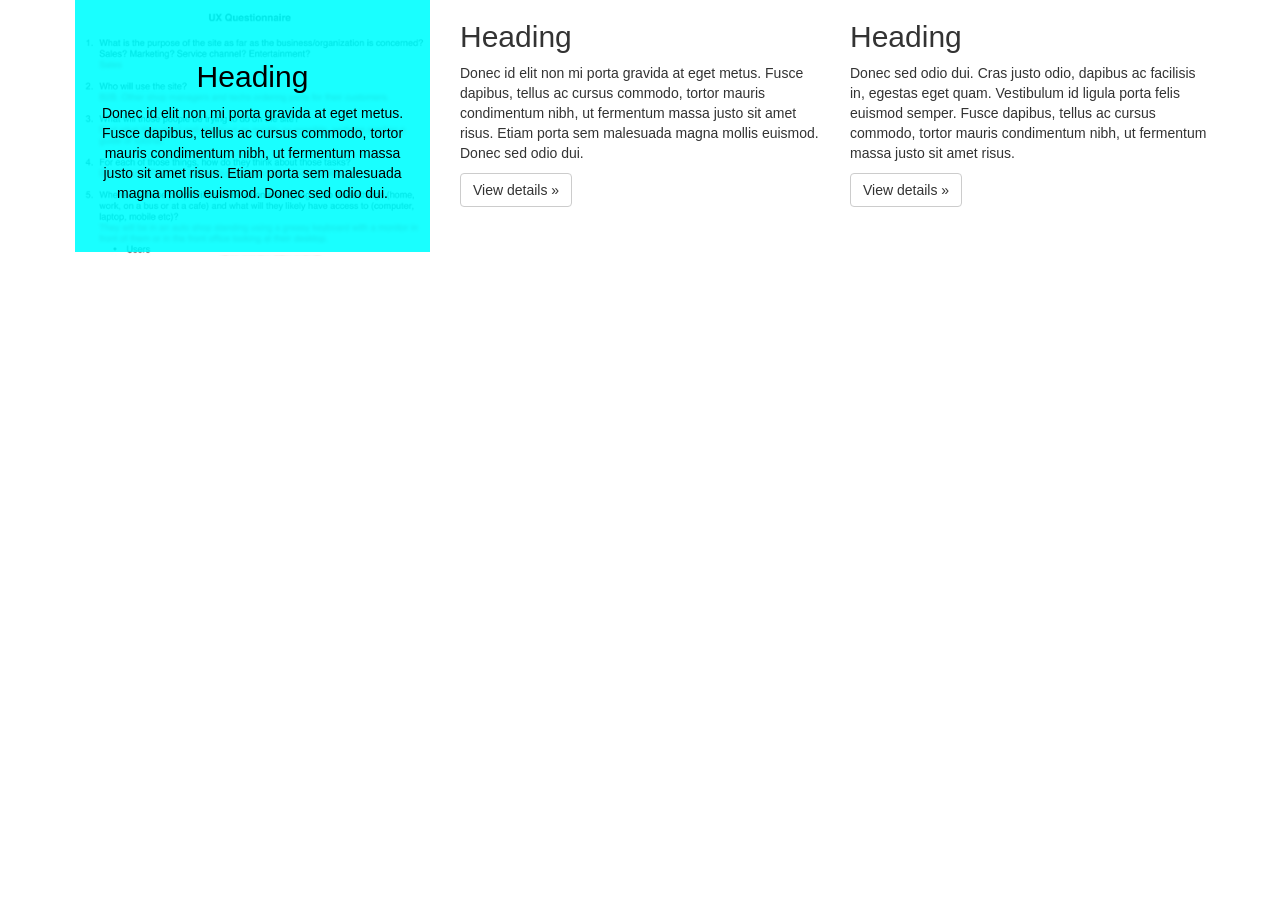
<file: text-test/test1.html>
<!DOCTYPE html>
<html lang="en">
	<head>
		<meta charset="utf-8">
		<meta http-equiv="X-UA-Compatible" content="IE=edge">
		<meta name="viewport" content="width=device-width, initial-scale=1">
		<!-- The above 3 meta tags *must* come first in the head; any other head content must come *after* these tags -->
		<title>Bootstrap 101 Template</title>

		<!-- Bootstrap -->
		<link href="css/bootstrap.min.css" rel="stylesheet">

		<style>
			.tint {
				position: relative;
				float: left;
				margin-left: 5px;
				margin-bottom: 5px;
				cursor: pointer;
			}

			.tint:after {
				content: "";
				display: block;
				position: absolute;
				top: 0;
				bottom: 4px;
				left: 0;
				right: 0;
				background: rgba(0,255,255, 0.9);
				-moz-transition: background .3s linear;
				-webkit-transition: background .3s linear;
				-ms-transition: background .3s linear;
				-o-transition: background .3s linear;
				transition: background .3s linear;
			}

			.tint:hover:after {
				background: none;
			}


			.image {
				position: relative;
				width: 100%; /* for IE 6 */
				
			}
			.text {
				text-align: center;
				padding: 20px;
				z-index: 1;
				position: absolute;
				top: 20px;
				color: black;
			}
			

		</style>

		<!-- HTML5 shim and Respond.js for IE8 support of HTML5 elements and media queries -->
		<!-- WARNING: Respond.js doesn't work if you view the page via file:// -->
		<!--[if lt IE 9]>
		<script src="https://oss.maxcdn.com/html5shiv/3.7.2/html5shiv.min.js"></script>
		<script src="https://oss.maxcdn.com/respond/1.4.2/respond.min.js"></script>
		<![endif]-->
	</head>
	<body>
		<div class="container">
			<!-- Example row of columns -->
			<div class="row">
				<div class="col-md-4">
					<a class="tint " href="https://www.google.com/"><img title= "Name Here" src="/text-test/ux-questionnaire-thumb.jpg" border="0" class="img-responsive" />
					<div class="text">
						<h2 class="header">Heading</h2>
						<p class="description">
							Donec id elit non mi porta gravida at eget metus. Fusce dapibus, tellus ac cursus commodo, tortor mauris condimentum nibh, ut fermentum massa justo sit amet risus. Etiam porta sem malesuada magna mollis euismod. Donec sed odio dui.
						</p>

					</div>
					</a>
				</div>

				<div class="col-md-4">
					<h2>Heading</h2>
					<p>
						Donec id elit non mi porta gravida at eget metus. Fusce dapibus, tellus ac cursus commodo, tortor mauris condimentum nibh, ut fermentum massa justo sit amet risus. Etiam porta sem malesuada magna mollis euismod. Donec sed odio dui.
					</p>
					<p>
						<a class="btn btn-default" href="#" role="button">View details &raquo;</a>
					</p>
				</div>
				<div class="col-md-4">
					<h2>Heading</h2>
					<p>
						Donec sed odio dui. Cras justo odio, dapibus ac facilisis in, egestas eget quam. Vestibulum id ligula porta felis euismod semper. Fusce dapibus, tellus ac cursus commodo, tortor mauris condimentum nibh, ut fermentum massa justo sit amet risus.
					</p>
					<p>
						<a class="btn btn-default" href="#" role="button">View details &raquo;</a>
					</p>
				</div>
			</div>

			<script src="js/bootstrap.min.js"></script>
	</body>
</html>
</file>
<file: org/css/maincon.css>
body {
	font: 16px Arial, Helvetica, sans-serif;
	color: #999;
	margin: 0;
	padding: 0;
	background: #FFF;
}

h1 {
	font: bold 25px Georgia, "Times New Roman", Times, serif;
	color: #333;
	margin: 0 0 0 10px;
}

h2 {
	color: #FF0000;
	font: normal 16px Arial, Helvetica, sans-serif;
	margin: 5px 0 3px 0;
}

p {
	margin: 10px 0 35px 0;
	padding: 0;
}

blockquote {
	font-style: italic;	
}

#header-wrap {
	top: 0;
	left: 0;
	width: 100%;
	border-top:solid 15px #CCCCCC ;
	text-align:center;
}

#header-container {
	background-color:#FFFFFF;
}

#header {
	margin: 0 auto;
}

#header h1 {
	color: #FF0000;
	margin: 0;
	top: 5px;
	font: normal 130px  Arial, Helvetica, sans-serif;
	}

#header h5 {
	font: normal 16px Arial, Helvetica, sans-serif;
	}

#header h1 em{
	color: #90b874;
	font-size: small;
	display: block;
}

#header ul {
	margin: 0;
	padding: 0;
	list-style: none;
	position: absolute;
	top: 35px;
	right: 0;
}

#header ul li {
	float: left;
	margin-right: 35px;
}

#header ul li a{
	color: #666;
	font: bold 16px Georgia, "Times New Roman", Times, serif;
	margin-right: 5px;
	text-decoration: none;
}

#header ul li a:hover {
	color: #beffbf;	
}

.pipe-separater {
	color:#FF0000;
}




#container {
	width: 960px;
	margin: 0 auto;
	font-size: 25px;
	overflow: auto;
	padding:150px 25px 25px 0;
}

#content {
	float: left;
	width: 940px;
	margin:0;
	padding:0;
}

section.portfolio-container {
	margin-top:45px;
	display:block;

}


section.portfolio-holder-left {
/*	border:solid 4px #666666;*/	
	width:280px;
	display:block;
	float:left;
	font: normal 16px Arial, Helvetica, sans-serif;
}


section.portfolio-holder-middle {
	/*border:solid 4px #666666;*/
	width:280px;
	display:block;
	float:left;
	margin-left:50px;
	font: normal 16px Arial, Helvetica, sans-serif;
}


section.portfolio-holder-right {
/*	border:solid 4px #666666;*/	
	width:280px;
	display:block;
	float:right;
	font: normal 16px Arial, Helvetica, sans-serif;
}


header.portfolio-piece {
/*	border:solid 1px #CCCCCC ; 
*/	width:280px;
	display:block;
	margin:20px auto;
	padding: 0;
}

section.supporting-info {
	font:normal 16px Arial, Helvetica, sans-serif;
	color:#999;



}

p {
color: #FF0000;

}



.story{
color: #999;
font: normal 16px Arial, Helvetica, sans-serif;
margin-left:250px;
}



#sidebar {
	float: right;
	width: 275px;
	margin-top: 10px;
}

#footer-wrap {
/*	position: fixed;
*/	bottom: 0;
	left: 0;
	width: 100%;	
}

#footer-container {
	height: 40px;
	background: url(file:///JOYS%20TOY/Users/JoyDey/Documents/portfolio/Portfolio_Pieces/joydey.com/redesign/code_experimenting/fixed-header-footer/final/images/footer-bg.png) repeat-x left bottom;
}

#footer {
	width: 100%;
	margin: 0 auto;
	position: relative;
	font: normal 14px Arial, Helvetica, sans-serif;
	text-align:center;

}

a:link {
text-decoration:none;
color:#999;
}    /* unvisited link */

a:visited {
text-decoration:none;
color:#999;
} /* visited link */

a:hover {
text-decoration: underline;
color:#999;
}   /* mouse over link */

a:active {
text-decoration:none;
color:#999;
}  /* selected link */
</file>
<file: assets/js/google-code-prettify/prettify.css>
.com { color: #93a1a1; }
.lit { color: #195f91; }
.pun, .opn, .clo { color: #93a1a1; }
.fun { color: #dc322f; }
.str, .atv { color: #D14; }
.kwd, .prettyprint .tag { color: #1e347b; }
.typ, .atn, .dec, .var { color: teal; }
.pln { color: #48484c; }

.prettyprint {
  padding: 8px;
  background-color: #f7f7f9;
  border: 1px solid #e1e1e8;
}
.prettyprint.linenums {
  -webkit-box-shadow: inset 40px 0 0 #fbfbfc, inset 41px 0 0 #ececf0;
     -moz-box-shadow: inset 40px 0 0 #fbfbfc, inset 41px 0 0 #ececf0;
          box-shadow: inset 40px 0 0 #fbfbfc, inset 41px 0 0 #ececf0;
}

/* Specify class=linenums on a pre to get line numbering */
ol.linenums {
  margin: 0 0 0 33px; /* IE indents via margin-left */
}
ol.linenums li {
  padding-left: 12px;
  color: #bebec5;
  line-height: 20px;
  text-shadow: 0 1px 0 #fff;
}
</file>
<file: assets/css/docs.css>
/* Add additional stylesheets below
-------------------------------------------------- */
/*
  Bootstrap's documentation styles
  Special styles for presenting Bootstrap's documentation and examples
*/



/* Body and structure
-------------------------------------------------- */

body {
  position: relative;
  padding-top: 40px;
}

/* Code in headings */
h3 code {
  font-size: 14px;
  font-weight: normal;
}



/* Tweak navbar brand link to be super sleek
-------------------------------------------------- */

body > .navbar {
  font-size: 13px;
}

/* Change the docs' brand */
body > .navbar .brand {
  padding-right: 0;
  padding-left: 0;
  margin-left: 20px;
  float: right;
  font-weight: bold;
  color: #000;
  text-shadow: 0 1px 0 rgba(255,255,255,.1), 0 0 30px rgba(255,255,255,.125);
  -webkit-transition: all .2s linear;
     -moz-transition: all .2s linear;
          transition: all .2s linear;
}
body > .navbar .brand:hover {
  text-decoration: none;
  text-shadow: 0 1px 0 rgba(255,255,255,.1), 0 0 30px rgba(255,255,255,.4);
}


/* Sections
-------------------------------------------------- */

/* padding for in-page bookmarks and fixed navbar */
section {
  padding-top: 30px;
}
section > .page-header,
section > .lead {
  color: #5a5a5a;
}
section > ul li {
  margin-bottom: 5px;
}

/* Separators (hr) */
.bs-docs-separator {
  margin: 40px 0 39px;
}

/* Faded out hr */
hr.soften {
  height: 1px;
  margin: 70px 0;
  background-image: -webkit-linear-gradient(left, rgba(0,0,0,0), rgba(0,0,0,.1), rgba(0,0,0,0));
  background-image:    -moz-linear-gradient(left, rgba(0,0,0,0), rgba(0,0,0,.1), rgba(0,0,0,0));
  background-image:     -ms-linear-gradient(left, rgba(0,0,0,0), rgba(0,0,0,.1), rgba(0,0,0,0));
  background-image:      -o-linear-gradient(left, rgba(0,0,0,0), rgba(0,0,0,.1), rgba(0,0,0,0));
  border: 0;
}



/* Jumbotrons
-------------------------------------------------- */

/* Base class
------------------------- */
.jumbotron {
  position: relative;
  padding: 40px 0;
  color: #fff;
  text-align: center;
  text-shadow: 0 1px 3px rgba(0,0,0,.4), 0 0 30px rgba(0,0,0,.075);
  background: #020031; /* Old browsers */
  background: -moz-linear-gradient(45deg,  #020031 0%, #6d3353 100%); /* FF3.6+ */
  background: -webkit-gradient(linear, left bottom, right top, color-stop(0%,#020031), color-stop(100%,#6d3353)); /* Chrome,Safari4+ */
  background: -webkit-linear-gradient(45deg,  #020031 0%,#6d3353 100%); /* Chrome10+,Safari5.1+ */
  background: -o-linear-gradient(45deg,  #020031 0%,#6d3353 100%); /* Opera 11.10+ */
  background: -ms-linear-gradient(45deg,  #020031 0%,#6d3353 100%); /* IE10+ */
  background: linear-gradient(45deg,  #020031 0%,#6d3353 100%); /* W3C */
  filter: progid:DXImageTransform.Microsoft.gradient( startColorstr='#020031', endColorstr='#6d3353',GradientType=1 ); /* IE6-9 fallback on horizontal gradient */
  -webkit-box-shadow: inset 0 3px 7px rgba(0,0,0,.2), inset 0 -3px 7px rgba(0,0,0,.2);
     -moz-box-shadow: inset 0 3px 7px rgba(0,0,0,.2), inset 0 -3px 7px rgba(0,0,0,.2);
          box-shadow: inset 0 3px 7px rgba(0,0,0,.2), inset 0 -3px 7px rgba(0,0,0,.2);
}
.jumbotron h1 {
  font-size: 80px;
  font-weight: bold;
  letter-spacing: -1px;
  line-height: 1;
}
.jumbotron p {
  font-size: 24px;
  font-weight: 300;
  line-height: 1.25;
  margin-bottom: 30px;
}

/* Link styles (used on .masthead-links as well) */
.jumbotron a {
  color: #fff;
  color: rgba(255,255,255,.5);
  -webkit-transition: all .2s ease-in-out;
     -moz-transition: all .2s ease-in-out;
          transition: all .2s ease-in-out;
}
.jumbotron a:hover {
  color: #fff;
  text-shadow: 0 0 10px rgba(255,255,255,.25);
}

/* Download button */
.masthead .btn {
  padding: 19px 24px;
  font-size: 24px;
  font-weight: 200;
  color: #fff; /* redeclare to override the `.jumbotron a` */
  border: 0;
  -webkit-border-radius: 6px;
     -moz-border-radius: 6px;
          border-radius: 6px;
  -webkit-box-shadow: inset 0 1px 0 rgba(255,255,255,.1), 0 1px 5px rgba(0,0,0,.25);
     -moz-box-shadow: inset 0 1px 0 rgba(255,255,255,.1), 0 1px 5px rgba(0,0,0,.25);
          box-shadow: inset 0 1px 0 rgba(255,255,255,.1), 0 1px 5px rgba(0,0,0,.25);
  -webkit-transition: none;
     -moz-transition: none;
          transition: none;
}
.masthead .btn:hover {
  -webkit-box-shadow: inset 0 1px 0 rgba(255,255,255,.1), 0 1px 5px rgba(0,0,0,.25);
     -moz-box-shadow: inset 0 1px 0 rgba(255,255,255,.1), 0 1px 5px rgba(0,0,0,.25);
          box-shadow: inset 0 1px 0 rgba(255,255,255,.1), 0 1px 5px rgba(0,0,0,.25);
}
.masthead .btn:active {
  -webkit-box-shadow: inset 0 2px 4px rgba(0,0,0,.1), 0 1px 0 rgba(255,255,255,.1);
     -moz-box-shadow: inset 0 2px 4px rgba(0,0,0,.1), 0 1px 0 rgba(255,255,255,.1);
          box-shadow: inset 0 2px 4px rgba(0,0,0,.1), 0 1px 0 rgba(255,255,255,.1);
}


/* Pattern overlay
------------------------- */
.jumbotron .container {
  position: relative;
  z-index: 2;
}
.jumbotron:after {
  content: '';
  display: block;
  position: absolute;
  top: 0;
  right: 0;
  bottom: 0;
  left: 0;
  background: url(../img/bs-docs-masthead-pattern.png) repeat center center;
  opacity: .4;
}
@media
only screen and (-webkit-min-device-pixel-ratio: 2),
only screen and (   min--moz-device-pixel-ratio: 2),
only screen and (     -o-min-device-pixel-ratio: 2/1) {

  .jumbotron:after {
    background-size: 150px 150px;
  }

}

/* Masthead (docs home)
------------------------- */
.masthead {
  padding: 70px 0 80px;
  margin-bottom: 0;
  color: #fff;
}
.masthead h1 {
  font-size: 120px;
  line-height: 1;
  letter-spacing: -2px;
}
.masthead p {
  font-size: 40px;
  font-weight: 200;
  line-height: 1.25;
}

/* Textual links in masthead */
.masthead-links {
  margin: 0;
  list-style: none;
}
.masthead-links li {
  display: inline;
  padding: 0 10px;
  color: rgba(255,255,255,.25);
}

/* Social proof buttons from GitHub & Twitter */
.bs-docs-social {
  padding: 15px 0;
  text-align: center;
  background-color: #f5f5f5;
  border-top: 1px solid #fff;
  border-bottom: 1px solid #ddd;
}

/* Quick links on Home */
.bs-docs-social-buttons {
  margin-left: 0;
  margin-bottom: 0;
  padding-left: 0;
  list-style: none;
}
.bs-docs-social-buttons li {
  display: inline-block;
  padding: 5px 8px;
  line-height: 1;
  *display: inline;
  *zoom: 1;
}

/* Subhead (other pages)
------------------------- */
.subhead {
  text-align: left;
  border-bottom: 1px solid #ddd;
  color: @tooltipColor; 
  font-family: Helvetica; 
  font-weight: normal;
}
.subhead h1 {
  font-size: 60px;
}
.subhead p {
  margin-bottom: 20px;
}
.subhead .navbar {
  display: none;
}



/* Marketing section of Overview
-------------------------------------------------- */

.marketing {
  text-align: center;
  color: #5a5a5a;
}
.marketing h1 {
  margin: 60px 0 10px;
  font-size: 60px;
  font-weight: 200;
  line-height: 1;
  letter-spacing: -1px;
}
.marketing h2 {
  font-weight: 200;
  margin-bottom: 5px;
}
.marketing p {
  font-size: 16px;
  line-height: 1.5;
}
.marketing .marketing-byline {
  margin-bottom: 40px;
  font-size: 20px;
  font-weight: 300;
  line-height: 1.25;
  color: #999;
}
.marketing-img {
  display: block;
  margin: 0 auto 30px;
  max-height: 145px;
}



/* Footer
-------------------------------------------------- */

.footer {
  text-align: center;
  padding: 30px 0;
  margin-top: 70px;
  border-top: 1px solid #e5e5e5;
  background-color: #f5f5f5;
}
.footer p {
  margin-bottom: 0;
  color: #777;
}
.footer-links {
  margin: 10px 0;
}
.footer-links li {
  display: inline;
  padding: 0 2px;
}
.footer-links li:first-child {
  padding-left: 0;
}



/* Special grid styles
-------------------------------------------------- */

.show-grid {
  margin-top: 10px;
  margin-bottom: 20px;
}
.show-grid [class*="span"] {
  background-color: #eee;
  text-align: center;
  -webkit-border-radius: 3px;
     -moz-border-radius: 3px;
          border-radius: 3px;
  min-height: 40px;
  line-height: 40px;
}
.show-grid [class*="span"]:hover {
  background-color: #ddd;
}
.show-grid .show-grid {
  margin-top: 0;
  margin-bottom: 0;
}
.show-grid .show-grid [class*="span"] {
  margin-top: 5px;
}
.show-grid [class*="span"] [class*="span"] {
  background-color: #ccc;
}
.show-grid [class*="span"] [class*="span"] [class*="span"] {
  background-color: #999;
}



/* Mini layout previews
-------------------------------------------------- */
.mini-layout {
  border: 1px solid #ddd;
  -webkit-border-radius: 6px;
     -moz-border-radius: 6px;
          border-radius: 6px;
  -webkit-box-shadow: 0 1px 2px rgba(0,0,0,.075);
     -moz-box-shadow: 0 1px 2px rgba(0,0,0,.075);
          box-shadow: 0 1px 2px rgba(0,0,0,.075);
}
.mini-layout,
.mini-layout .mini-layout-body,
.mini-layout.fluid .mini-layout-sidebar {
  height: 300px;
}
.mini-layout {
  margin-bottom: 20px;
  padding: 9px;
}
.mini-layout div {
  -webkit-border-radius: 3px;
     -moz-border-radius: 3px;
          border-radius: 3px;
}
.mini-layout .mini-layout-body {
  background-color: #dceaf4;
  margin: 0 auto;
  width: 70%;
}
.mini-layout.fluid .mini-layout-sidebar,
.mini-layout.fluid .mini-layout-header,
.mini-layout.fluid .mini-layout-body {
  float: left;
}
.mini-layout.fluid .mini-layout-sidebar {
  background-color: #bbd8e9;
  width: 20%;
}
.mini-layout.fluid .mini-layout-body {
  width: 77.5%;
  margin-left: 2.5%;
}



/* Download page
-------------------------------------------------- */

.download .page-header {
  margin-top: 36px;
}
.page-header .toggle-all {
  margin-top: 5px;
}

/* Space out h3s when following a section */
.download h3 {
  margin-bottom: 5px;
}
.download-builder input + h3,
.download-builder .checkbox + h3 {
  margin-top: 9px;
}

/* Fields for variables */
.download-builder input[type=text] {
  margin-bottom: 9px;
  font-family: Menlo, Monaco, "Courier New", monospace;
  font-size: 12px;
  color: #d14;
}
.download-builder input[type=text]:focus {
  background-color: #fff;
}

/* Custom, larger checkbox labels */
.download .checkbox {
  padding: 6px 10px 6px 25px;
  font-size: 13px;
  line-height: 18px;
  color: #555;
  background-color: #f9f9f9;
  -webkit-border-radius: 3px;
     -moz-border-radius: 3px;
          border-radius: 3px;
  cursor: pointer;
}
.download .checkbox:hover {
  color: #333;
  background-color: #f5f5f5;
}
.download .checkbox small {
  font-size: 12px;
  color: #777;
}

/* Variables section */
#variables label {
  margin-bottom: 0;
}

/* Giant download button */
.download-btn {
  margin: 36px 0 108px;
}
#download p,
#download h4 {
  max-width: 50%;
  margin: 0 auto;
  color: #999;
  text-align: center;
}
#download h4 {
  margin-bottom: 0;
}
#download p {
  margin-bottom: 18px;
}
.download-btn .btn {
  display: block;
  width: auto;
  padding: 19px 24px;
  margin-bottom: 27px;
  font-size: 30px;
  line-height: 1;
  text-align: center;
  -webkit-border-radius: 6px;
     -moz-border-radius: 6px;
          border-radius: 6px;
}



/* Misc
-------------------------------------------------- */

/* Make tables spaced out a bit more */
h2 + table,
h3 + table,
h4 + table,
h2 + .row {
  margin-top: 5px;
}

/* Example sites showcase */
.example-sites {
  xmargin-left: 20px;
}
.example-sites img {
  max-width: 100%;
  margin: 0 auto;
}

.scrollspy-example {
  height: 200px;
  overflow: auto;
  position: relative;
}


/* Fake the :focus state to demo it */
.focused {
  border-color: rgba(82,168,236,.8);
  -webkit-box-shadow: inset 0 1px 3px rgba(0,0,0,.1), 0 0 8px rgba(82,168,236,.6);
     -moz-box-shadow: inset 0 1px 3px rgba(0,0,0,.1), 0 0 8px rgba(82,168,236,.6);
          box-shadow: inset 0 1px 3px rgba(0,0,0,.1), 0 0 8px rgba(82,168,236,.6);
  outline: 0;
}

/* For input sizes, make them display block */
.docs-input-sizes select,
.docs-input-sizes input[type=text] {
  display: block;
  margin-bottom: 9px;
}

/* Icons
------------------------- */
.the-icons {
  margin-left: 0;
  list-style: none;
}
.the-icons li {
  float: left;
  width: 25%;
  line-height: 25px;
}
.the-icons i:hover {
  background-color: rgba(255,0,0,.25);
}

/* Example page
------------------------- */
.bootstrap-examples h4 {
  margin: 10px 0 5px;
}
.bootstrap-examples p {
  font-size: 13px;
  line-height: 18px;
}
.bootstrap-examples .thumbnail {
  margin-bottom: 9px;
  background-color: #fff;
}



/* Bootstrap code examples
-------------------------------------------------- */

/* Base class */
.bs-docs-example {
  position: relative;
  margin: 15px 0;
  padding: 39px 19px 14px;
  *padding-top: 19px;
  background-color: #fff;
  border: 1px solid #ddd;
  -webkit-border-radius: 4px;
     -moz-border-radius: 4px;
          border-radius: 4px;
}

/* Echo out a label for the example */
.bs-docs-example:after {
  content: "Example";
  position: absolute;
  top: -1px;
  left: -1px;
  padding: 3px 7px;
  font-size: 12px;
  font-weight: bold;
  background-color: #f5f5f5;
  border: 1px solid #ddd;
  color: #9da0a4;
  -webkit-border-radius: 4px 0 4px 0;
     -moz-border-radius: 4px 0 4px 0;
          border-radius: 4px 0 4px 0;
}

/* Remove spacing between an example and it's code */
.bs-docs-example + .prettyprint {
  margin-top: -20px;
  padding-top: 15px;
}

/* Tweak examples
------------------------- */
.bs-docs-example > p:last-child {
  margin-bottom: 0;
}
.bs-docs-example .table,
.bs-docs-example .progress,
.bs-docs-example .well,
.bs-docs-example .alert,
.bs-docs-example .hero-unit,
.bs-docs-example .pagination,
.bs-docs-example .navbar,
.bs-docs-example > .nav,
.bs-docs-example blockquote {
  margin-bottom: 5px;
}
.bs-docs-example .pagination {
  margin-top: 0;
}
.bs-navbar-top-example,
.bs-navbar-bottom-example {
  z-index: 1;
  padding: 0;
  height: 90px;
  overflow: hidden; /* cut the drop shadows off */
}
.bs-navbar-top-example .navbar-fixed-top,
.bs-navbar-bottom-example .navbar-fixed-bottom {
  margin-left: 0;
  margin-right: 0;
}
.bs-navbar-top-example {
  -webkit-border-radius: 0 0 4px 4px;
     -moz-border-radius: 0 0 4px 4px;
          border-radius: 0 0 4px 4px;
}
.bs-navbar-top-example:after {
  top: auto;
  bottom: -1px;
  -webkit-border-radius: 0 4px 0 4px;
     -moz-border-radius: 0 4px 0 4px;
          border-radius: 0 4px 0 4px;
}
.bs-navbar-bottom-example {
  -webkit-border-radius: 4px 4px 0 0;
     -moz-border-radius: 4px 4px 0 0;
          border-radius: 4px 4px 0 0;
}
.bs-navbar-bottom-example .navbar {
  margin-bottom: 0;
}
form.bs-docs-example {
  padding-bottom: 19px;
}

/* Images */
.bs-docs-example-images img {
  margin: 10px;
  display: inline-block;
}

/* Tooltips */
.bs-docs-tooltip-examples {
  text-align: center;
  margin: 0 0 10px;
  list-style: none;
}
.bs-docs-tooltip-examples li {
  display: inline;
  padding: 0 10px;
}

/* Popovers */
.bs-docs-example-popover {
  padding-bottom: 24px;
  background-color: #f9f9f9;
}
.bs-docs-example-popover .popover {
  position: relative;
  display: block;
  float: left;
  width: 260px;
  margin: 20px;
}

/* Dropdowns */
.bs-docs-example-submenus {
  min-height: 180px;
}
.bs-docs-example-submenus > .pull-left + .pull-left {
  margin-left: 20px;
}
.bs-docs-example-submenus .dropup > .dropdown-menu,
.bs-docs-example-submenus .dropdown > .dropdown-menu {
  display: block;
  position: static;
  margin-bottom: 5px;
  *width: 180px;
}



/* Responsive docs
-------------------------------------------------- */

/* Utility classes table
------------------------- */
.responsive-utilities th small {
  display: block;
  font-weight: normal;
  color: #999;
}
.responsive-utilities tbody th {
  font-weight: normal;
}
.responsive-utilities td {
  text-align: center;
}
.responsive-utilities td.is-visible {
  color: #468847;
  background-color: #dff0d8 !important;
}
.responsive-utilities td.is-hidden {
  color: #ccc;
  background-color: #f9f9f9 !important;
}

/* Responsive tests
------------------------- */
.responsive-utilities-test {
  margin-top: 5px;
  margin-left: 0;
  list-style: none;
  overflow: hidden; /* clear floats */
}
.responsive-utilities-test li {
  position: relative;
  float: left;
  width: 25%;
  height: 43px;
  font-size: 14px;
  font-weight: bold;
  line-height: 43px;
  color: #999;
  text-align: center;
  border: 1px solid #ddd;
  -webkit-border-radius: 4px;
     -moz-border-radius: 4px;
          border-radius: 4px;
}
.responsive-utilities-test li + li {
  margin-left: 10px;
}
.responsive-utilities-test span {
  position: absolute;
  top:    -1px;
  left:   -1px;
  right:  -1px;
  bottom: -1px;
  -webkit-border-radius: 4px;
     -moz-border-radius: 4px;
          border-radius: 4px;
}
.responsive-utilities-test span {
  color: #468847;
  background-color: #dff0d8;
  border: 1px solid #d6e9c6;
}



/* Sidenav for Docs
-------------------------------------------------- */

.bs-docs-sidenav {
  width: 228px;
  margin: 30px 0 0;
  padding: 0;
  background-color: #fff;
  -webkit-border-radius: 6px;
     -moz-border-radius: 6px;
          border-radius: 6px;
  -webkit-box-shadow: 0 1px 4px rgba(0,0,0,.065);
     -moz-box-shadow: 0 1px 4px rgba(0,0,0,.065);
          box-shadow: 0 1px 4px rgba(0,0,0,.065);
}
.bs-docs-sidenav > li > a {
  display: block;
  width: 190px \9;
  margin: 0 0 -1px;
  padding: 8px 14px;
  border: 1px solid #e5e5e5;
}
.bs-docs-sidenav > li:first-child > a {
  -webkit-border-radius: 6px 6px 0 0;
     -moz-border-radius: 6px 6px 0 0;
          border-radius: 6px 6px 0 0;
}
.bs-docs-sidenav > li:last-child > a {
  -webkit-border-radius: 0 0 6px 6px;
     -moz-border-radius: 0 0 6px 6px;
          border-radius: 0 0 6px 6px;
}
.bs-docs-sidenav > .active > a {
  position: relative;
  z-index: 2;
  padding: 9px 15px;
  border: 0;
  text-shadow: 0 1px 0 rgba(0,0,0,.15);
  -webkit-box-shadow: inset 1px 0 0 rgba(0,0,0,.1), inset -1px 0 0 rgba(0,0,0,.1);
     -moz-box-shadow: inset 1px 0 0 rgba(0,0,0,.1), inset -1px 0 0 rgba(0,0,0,.1);
          box-shadow: inset 1px 0 0 rgba(0,0,0,.1), inset -1px 0 0 rgba(0,0,0,.1);
}
/* Chevrons */
.bs-docs-sidenav .icon-chevron-right {
  float: right;
  margin-top: 2px;
  margin-right: -6px;
  opacity: .25;
}
.bs-docs-sidenav > li > a:hover {
  background-color: #f5f5f5;
}
.bs-docs-sidenav a:hover .icon-chevron-right {
  opacity: .5;
}
.bs-docs-sidenav .active .icon-chevron-right,
.bs-docs-sidenav .active a:hover .icon-chevron-right {
  background-image: url(../img/glyphicons-halflings-white.png);
  opacity: 1;
}
.bs-docs-sidenav.affix {
  top: 40px;
}
.bs-docs-sidenav.affix-bottom {
  position: absolute;
  top: auto;
  bottom: 270px;
}




/* Responsive
-------------------------------------------------- */

/* Desktop large
------------------------- */
@media (min-width: 1200px) {
  .bs-docs-container {
    max-width: 970px;
  }
  .bs-docs-sidenav {
    width: 258px;
  }
  .bs-docs-sidenav > li > a {
    width: 230px \9; /* Override the previous IE8-9 hack */
  }
}

/* Desktop
------------------------- */
@media (max-width: 980px) {
  /* Unfloat brand */
  body > .navbar-fixed-top .brand {
    float: left;
    margin-left: 0;
    padding-left: 10px;
    padding-right: 10px;
  }

  /* Inline-block quick links for more spacing */
  .quick-links li {
    display: inline-block;
    margin: 5px;
  }

  /* When affixed, space properly */
  .bs-docs-sidenav {
    top: 0;
    width: 218px;
    margin-top: 30px;
    margin-right: 0;
  }
}

/* Tablet to desktop
------------------------- */
@media (min-width: 768px) and (max-width: 979px) {
  /* Remove any padding from the body */
  body {
    padding-top: 0;
  }
  /* Widen masthead and social buttons to fill body padding */
  .jumbotron {
    margin-top: -20px; /* Offset bottom margin on .navbar */
  }
  /* Adjust sidenav width */
  .bs-docs-sidenav {
    width: 166px;
    margin-top: 20px;
  }
  .bs-docs-sidenav.affix {
    top: 0;
  }
}

/* Tablet
------------------------- */
@media (max-width: 767px) {
  /* Remove any padding from the body */
  body {
    padding-top: 0;
  }

  /* Widen masthead and social buttons to fill body padding */
  .jumbotron {
    padding: 40px 20px;
    margin-top:   -20px; /* Offset bottom margin on .navbar */
    margin-right: -20px;
    margin-left:  -20px;
  }
  .masthead h1 {
    font-size: 90px;
  }
  .masthead p,
  .masthead .btn {
    font-size: 24px;
  }
  .marketing .span4 {
    margin-bottom: 40px;
  }
  .bs-docs-social {
    margin: 0 -20px;
  }

  /* Space out the show-grid examples */
  .show-grid [class*="span"] {
    margin-bottom: 5px;
  }

  /* Sidenav */
  .bs-docs-sidenav {
    width: auto;
    margin-bottom: 20px;
  }
  .bs-docs-sidenav.affix {
    position: static;
    width: auto;
    top: 0;
  }

  /* Unfloat the back to top link in footer */
  .footer {
    margin-left: -20px;
    margin-right: -20px;
    padding-left: 20px;
    padding-right: 20px;
  }
  .footer p {
    margin-bottom: 9px;
  }
}

/* Landscape phones
------------------------- */
@media (max-width: 480px) {
  /* Remove padding above jumbotron */
  body {
    padding-top: 0;
  }

  /* Change up some type stuff */
  h2 small {
    display: block;
  }

  /* Downsize the jumbotrons */
  .jumbotron h1 {
    font-size: 45px;
  }
  .jumbotron p,
  .jumbotron .btn {
    font-size: 18px;
  }
  .jumbotron .btn {
    display: block;
    margin: 0 auto;
  }

  /* center align subhead text like the masthead */
  .subhead h1,
  .subhead p {
    text-align: center;
  }

  /* Marketing on home */
  .marketing h1 {
    font-size: 30px;
  }
  .marketing-byline {
    font-size: 18px;
  }

  /* center example sites */
  .example-sites {
    margin-left: 0;
  }
  .example-sites > li {
    float: none;
    display: block;
    max-width: 280px;
    margin: 0 auto 18px;
    text-align: center;
  }
  .example-sites .thumbnail > img {
    max-width: 270px;
  }

  /* Do our best to make tables work in narrow viewports */
  table code {
    white-space: normal;
    word-wrap: break-word;
    word-break: break-all;
  }

  /* Examples: dropdowns */
  .bs-docs-example-submenus > .pull-left {
    float: none;
    clear: both;
  }
  .bs-docs-example-submenus > .pull-left,
  .bs-docs-example-submenus > .pull-left + .pull-left {
    margin-left: 0;
  }
  .bs-docs-example-submenus p {
    margin-bottom: 0;
  }
  .bs-docs-example-submenus .dropup > .dropdown-menu,
  .bs-docs-example-submenus .dropdown > .dropdown-menu {
    margin-bottom: 10px;
    float: none;
    max-width: 180px;
  }

  /* Examples: modal */
  .modal-example .modal {
    position: relative;
    top: auto;
    right: auto;
    bottom: auto;
    left: auto;
  }

  /* Tighten up footer */
  .footer {
    padding-top: 20px;
    padding-bottom: 20px;
  }
}
</file>
